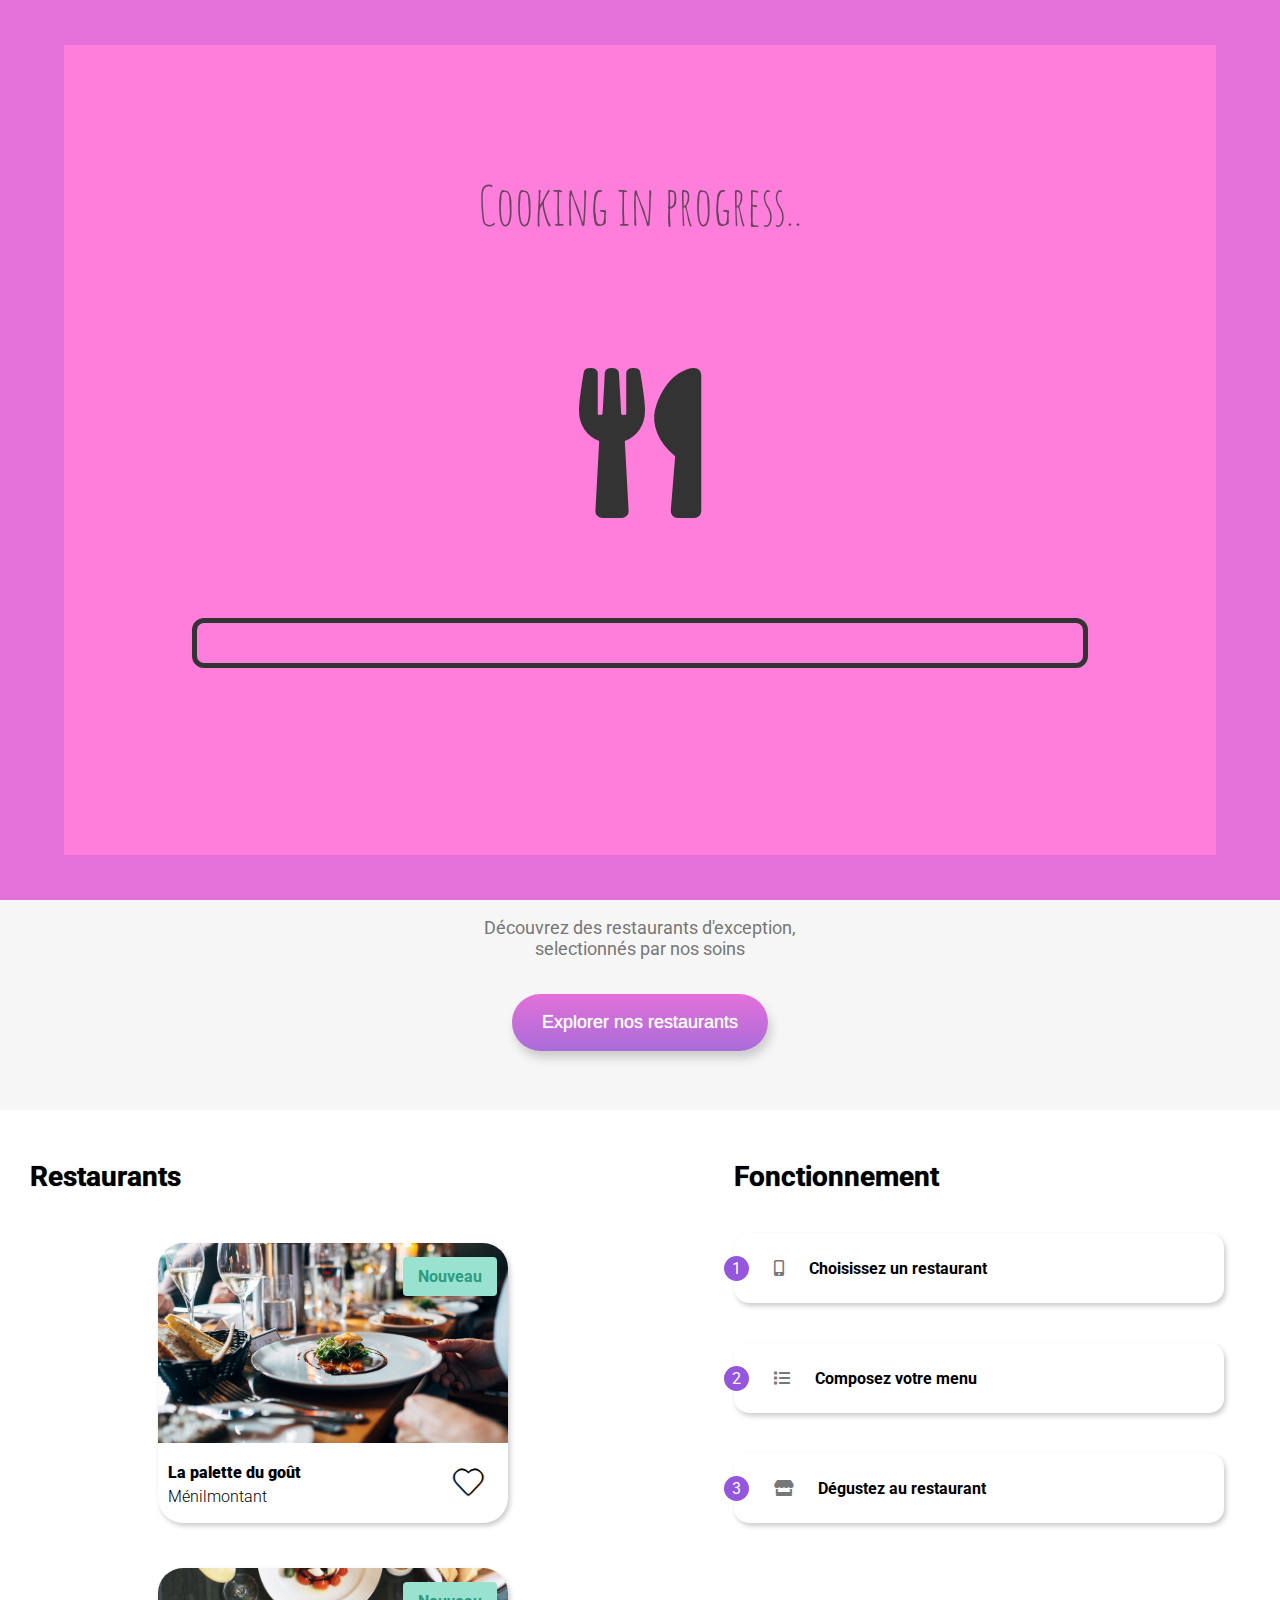
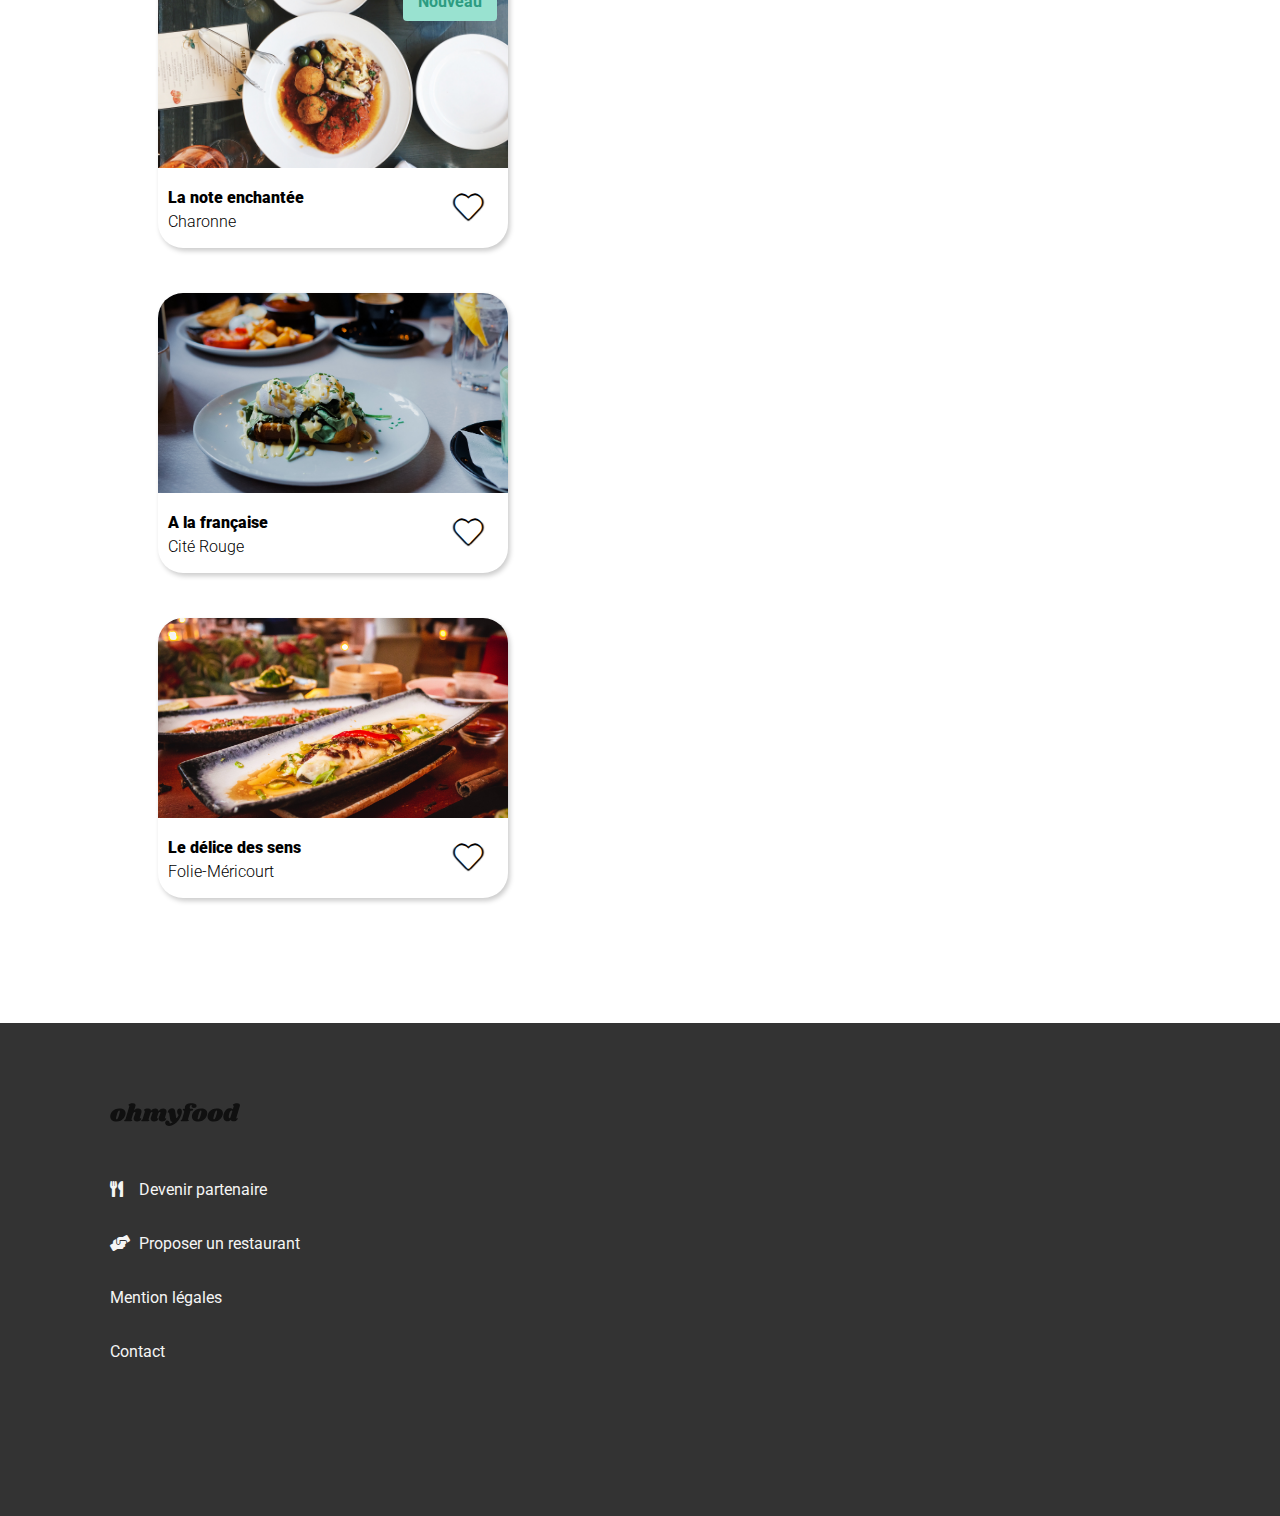
<file: index.html>
<!DOCTYPE html>
<html lang="fr">

<head>
    <meta charset="UTF-8">
    <meta http-equiv="X-UA-Compatible" content="IE=edge">
    <meta name="viewport" content="width=device-width, initial-scale=1.0">
    <meta name="description"
        content="Prototype site recherche restaurants gastronomique, repas réserver a l'avance pour ne pas attendre">
    <title>Ohmyfood</title>
    <!-- Favicon -->
    <link rel="icon" type="image/png" sizes="16x16" href="/assets/images/favicon-16x16.png">
    <meta name="msapplication-TileColor" content="#ffffff">
    <meta name="theme-color" content="#ffffff">
    <!-- css -->
    <link rel="stylesheet" href="assets/sass/style.css">
    <!-- fonts -->
    <!-- Shrikhand pour titre et logo / Roboto pour le reste -->
    <link rel="preconnect" href="https://fonts.googleapis.com">
    <link rel="preconnect" href="https://fonts.gstatic.com" crossorigin>
    <link
        href="https://fonts.googleapis.com/css2?family=Iceland&family=Karla:ital,wght@0,200;0,500;0,800;1,200;1,500;1,800&family=Poppins:wght@200;300;400;500;600;700;800;900&family=Roboto:ital,wght@0,100;0,300;0,400;0,500;0,700;0,900;1,100;1,300;1,400;1,500;1,700;1,900&family=Shrikhand&display=swap"
        rel="stylesheet">
    <!-- font-awesome -->
    <link rel="stylesheet" href="https://cdnjs.cloudflare.com/ajax/libs/font-awesome/5.15.1/css/all.min.css" />
</head>

<body>
    <header>
        <nav>
            <div class="logo"><img src="assets/images/logo/ohmyfood.png" alt="logo ohmyfood"></div>
        </nav>
    </header>

    <main>

        <!-- Loader chargement de la page  -->

        <div class="loader">
            <div class="contain-loader">
                <h2 id="loader">Cooking in progress..</h2>
                <div id="cooking">
                    <div class="couverts"><i class="fas fa-utensils animated"></i></div>
                    <div class="container-progress-bar">
                        <div class="loading-bar">
                            <div class="progress-bar"></div>
                        </div>
                    </div>
                </div>
            </div>
        </div>


        <!-- div de presentation de ohmyfood seulement en desktop -->
        <div class="presentation">
            <div class="paralaxe">
                <p> Avec <span class="span-logo"> Ohmyfood </span> commandez vos repas en ligne.</p>
                <p> Composez votre propre menu et réduisez votre temps d’attente aux restaurants. </p>
                <p> votre menu est préparé à l’avance.</p>
                <p> <span> Plus de perte de temps à consulter la carte ! </span></p>
            </div>
        </div>
        <!-- fin div  -->


        <!-- Section reservez menu  -->
        <section class="reservez">
            <div class="search-bar">
                <label for="search"><i class="fas fa-map-marker-alt"></i></label>
                <input type="search" id="search" placeholder="" value="Paris, Belleville">
            </div>
            <div class="title-reservez">
                <h1>Réservez le menu qui vous convient</h1>
                <p class="subtitle">Découvrez des restaurants d'exception, <br>
                    selectionnés par nos soins</p>
            </div>
            <!-- Bouton explorer  -->
            <div class="button-explorer">
                <button id="main-button-action"> Explorer nos restaurants</button>
            </div>
        </section>


        <!-- Div regroupant les sections fontionnement et restaurant pour la mise en page desktop et tablette -->
        <div class="container-section-desktop">
            <!-- Partie fonctionnement  -->
            <section class="fonctionnement">

                <h2>Fonctionnement</h2>

                <div class="etape">
                    <div class="numero">1</div>
                    <div class="etape-icon"><i class="fas fa-mobile-alt"></i></div>
                    <div class="etape-titre">
                        <p>Choisissez un restaurant</p>
                    </div>
                </div>
                <div class="etape">
                    <div class="numero">2</div>
                    <div class="etape-icon"><i class="fas fa-list"></i></div>
                    <div class="etape-titre">
                        <p>Composez votre menu</p>
                    </div>
                </div>
                <div class="etape">
                    <div class="numero">3</div>
                    <div class="etape-icon"><i class="fas fa-store"></i></div>
                    <div class="etape-titre">
                        <p>Dégustez au restaurant</p>
                    </div>
                </div>
            </section>

            <!-- Partie restaurants  -->
            <section class="restaurants" id="restaurants">
                <h2>Restaurants</h2>

                <div class="card new-card">
                    <div class="image-container">
                        <a href="restaurant-la-palette-du-gout.html">
                            <img src="assets/images/restaurants/jay-wennington-N_Y88TWmGwA-unsplash.jpg"
                                alt="image restaurant">
                        </a>
                        <span class="new">Nouveau</span>
                    </div>
                    <div class="card-content">
                        <a href="restaurant-la-palette-du-gout.html">
                            <div class="card-content-text">
                                <h3>La palette du goût</h3>
                                <p>Ménilmontant</p>
                            </div>
                        </a>
                        <div class="card-content-like">
                            <button><i class="fas fa-heart fa-2x"></i></button>
                        </div>
                    </div>
                </div>

                <div class="card new-card">
                    <div class="image-container">
                        <a href="restaurant-la-note-enchantée.html">
                            <img src="assets/images/restaurants/stil-u2Lp8tXIcjw-unsplash.jpg" alt="image restaurant">
                        </a>
                        <span class="new">Nouveau</span>
                    </div>
                    <div class="card-content">
                        <a href="restaurant-la-note-enchantée.html">
                            <div class="card-content-text">
                                <h3>La note enchantée</h3>
                                <p>Charonne</p>
                            </div>
                        </a>
                        <div class="card-content-like">
                            <button><i class="fas fa-heart fa-2x"></i></button>
                        </div>
                    </div>
                </div>

                <div class="card">
                    <div class="image-container">
                        <a href="restaurant-a-la-francaise.html">
                            <img src="assets/images/restaurants/toa-heftiba-DQKerTsQwi0-unsplash.jpg"
                                alt="image restaurant">
                        </a>
                    </div>
                    <div class="card-content">
                        <a href="restaurant-a-la-francaise.html">
                            <div class="card-content-text">
                                <h3>A la française</h3>
                                <p>Cité Rouge</p>
                            </div>
                        </a>
                        <div class="card-content-like">
                            <button><i class="fas fa-heart fa-2x"></i></button>
                        </div>
                    </div>
                </div>

                <div class="card">
                    <div class="image-container">
                        <a href="restaurant-le-delice-des-sens.html">
                            <img src="assets/images/restaurants/louis-hansel-shotsoflouis-qNBGVyOCY8Q-unsplash.jpg"
                                alt="image restaurant">
                        </a>
                    </div>
                    <div class="card-content">
                        <a href="restaurant-le-delice-des-sens.html">
                            <div class="card-content-text">
                                <h3>Le délice des sens</h3>
                                <p>Folie-Méricourt</p>
                            </div>
                        </a>
                        <div class="card-content-like">
                            <button><i class="fas fa-heart fa-2x"></i></button>
                        </div>
                    </div>
                </div>

            </section>

        </div>

        <!-- Footer  -->
        <footer>
            <img src="assets/images/logo/ohmyfood@2x.svg" alt="logo ohmyfood">
            <ul>
                <li><a href="#"><span><i class="fas fa-utensils"></i></span> Devenir partenaire</a></li>
                <li><a href="#"><span><i class="fas fa-hands-helping"></i></span> Proposer un restaurant</a></li>
                <li><a href="#">Mention légales</a></li>
                <li><a href="mailto:email@sampe.com?">Contact</a></li>
            </ul>
        </footer>

    </main>
</body>

</html>
</file>
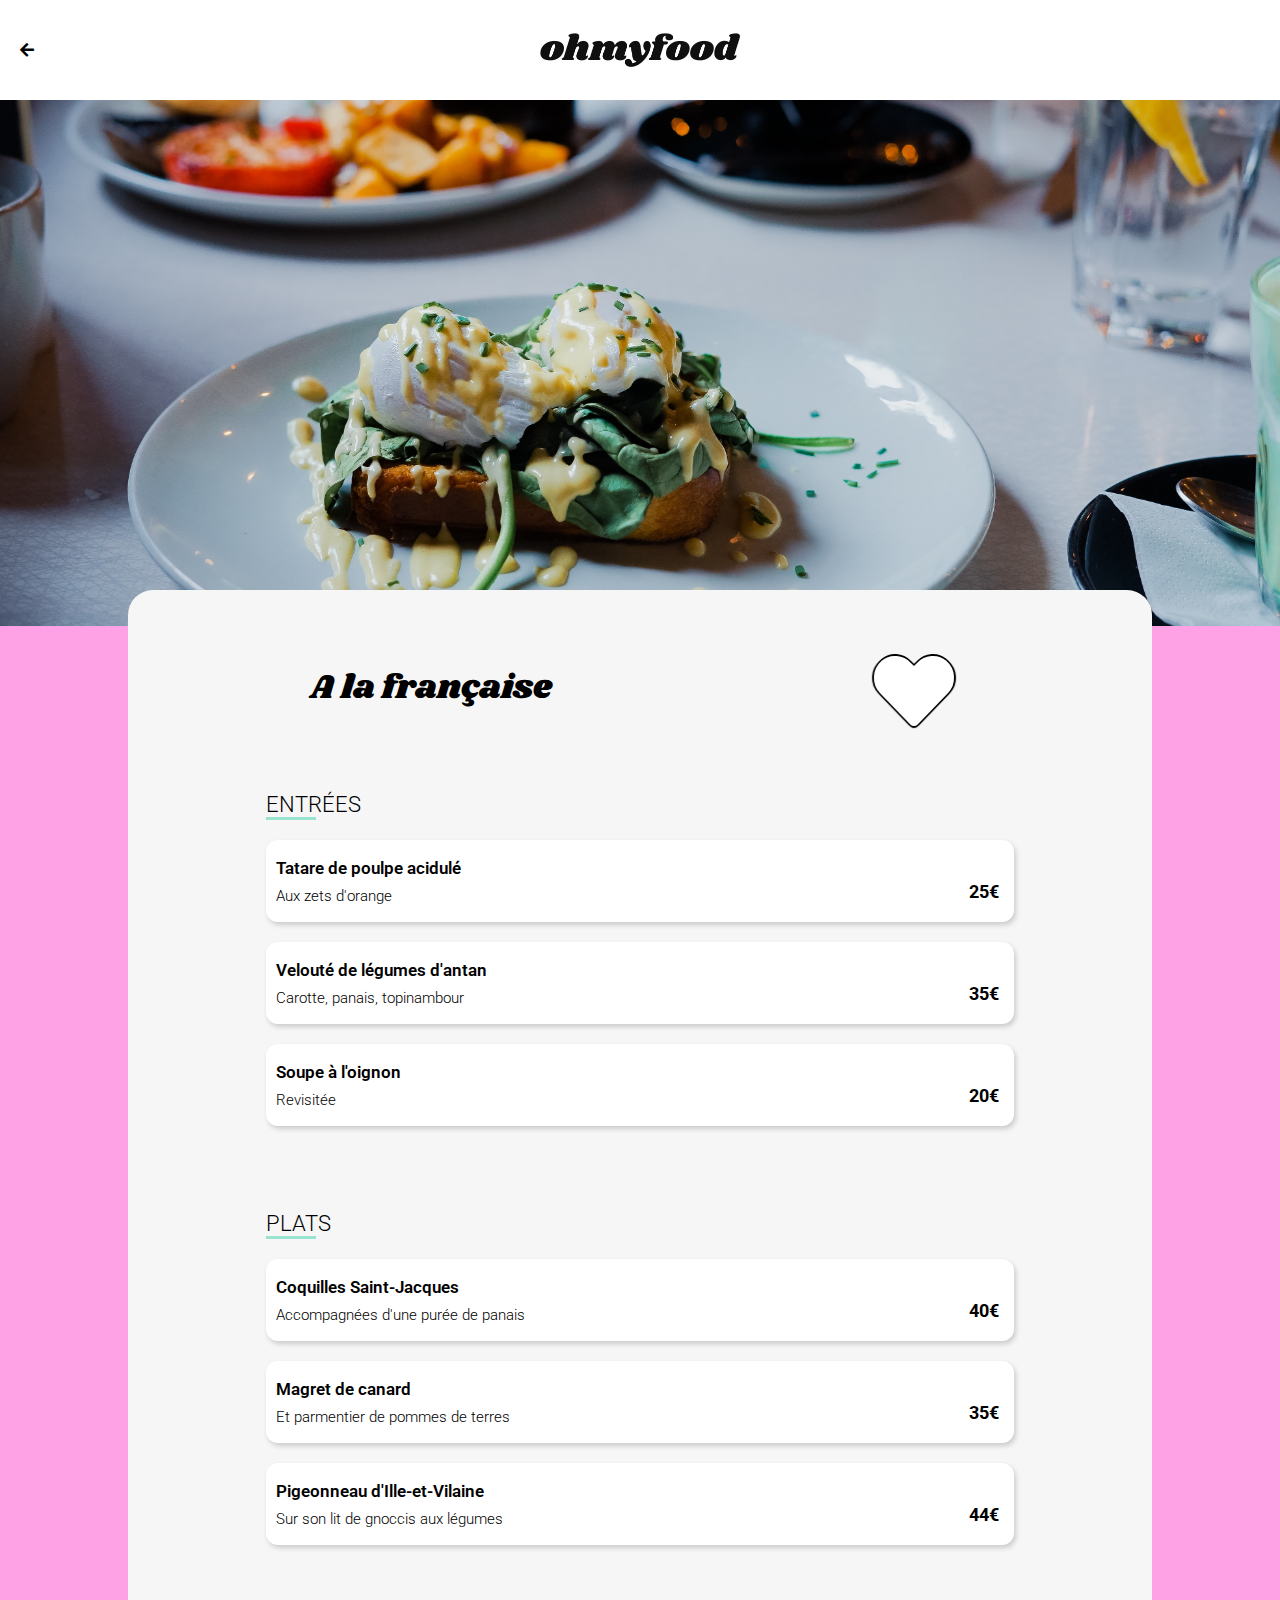
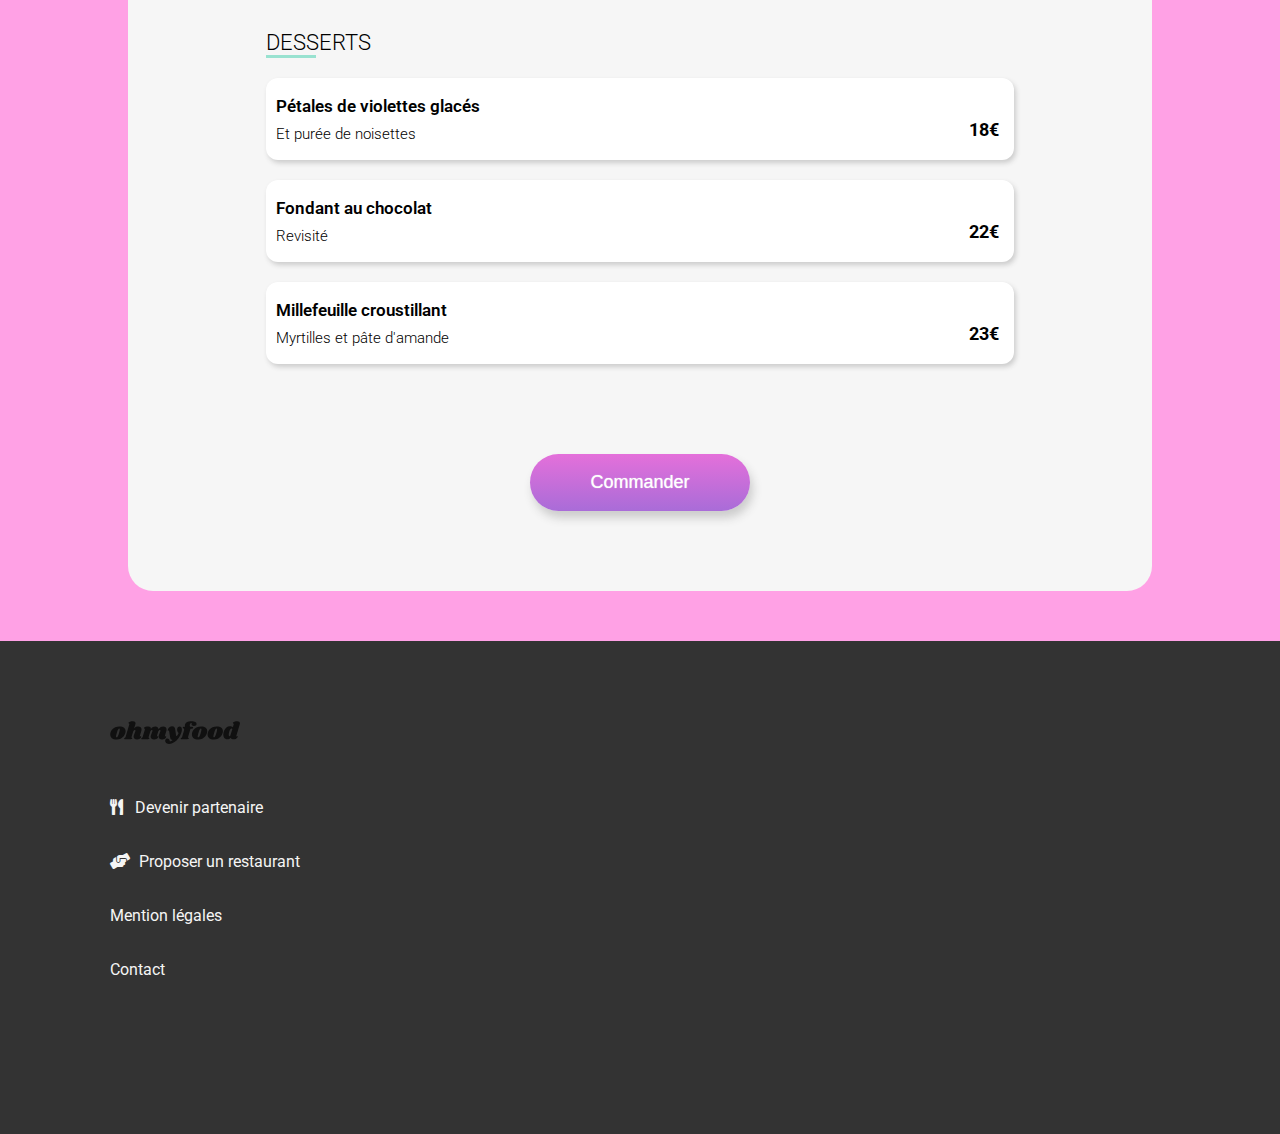
<file: restaurant-a-la-francaise.html>
<!DOCTYPE html>
<html lang="fr">

<head>
    <meta charset="UTF-8">
    <meta http-equiv="X-UA-Compatible" content="IE=edge">
    <meta name="viewport" content="width=device-width, initial-scale=1.0">
    <meta name="description"
        content="Prototype site recherche restaurants gastronomique, repas réserver a l'avance pour ne pas attendre">
    <title>Ohmyfood A la française</title>
    <!-- Favicon -->
    <link rel="icon" type="image/png" sizes="16x16" href="/assets/images/favicon-16x16.png">
    <meta name="msapplication-TileColor" content="#ffffff">
    <meta name="theme-color" content="#ffffff">
    <!-- css -->
    <link rel="stylesheet" href="assets/sass/style.css">
    <link rel="stylesheet" href="assets/sass/restaurants.css">
    <!-- fonts -->
    <!-- Shrikhand pour titre et logo / Roboto pour le reste -->
    <link rel="preconnect" href="https://fonts.googleapis.com">
    <link rel="preconnect" href="https://fonts.gstatic.com" crossorigin>
    <link
        href="https://fonts.googleapis.com/css2?family=Iceland&family=Karla:ital,wght@0,200;0,500;0,800;1,200;1,500;1,800&family=Poppins:wght@200;300;400;500;600;700;800;900&family=Roboto:ital,wght@0,100;0,300;0,400;0,500;0,700;0,900;1,100;1,300;1,400;1,500;1,700;1,900&family=Shrikhand&display=swap"
        rel="stylesheet">
    <!-- font-awesome -->
    <link rel="stylesheet" href="https://cdnjs.cloudflare.com/ajax/libs/font-awesome/5.15.1/css/all.min.css" />
</head>

<body>
    <header>
        <nav>
            <div class="back-accueil"><a href="index.html"><i class="fas fa-arrow-left"></i></a></div>
            <div class="logo"><img src="assets/images/logo/ohmyfood.png" alt="logo ohmyfood"></div>
            <div class="ghost"></div>
        </nav>
    </header>

    <main>

        <div class="main-img"> <img class="img-main"
                src="assets/images/restaurants/toa-heftiba-DQKerTsQwi0-unsplash.jpg" alt="image restaurant"> </div>
        <div class="container-restaurant-card background-francaise">
            <div class="restaurant-card">

                <!-- Partie titre et bouton like  -->
                <div class="title-restaurant-card">
                    <h2>A la française</h2>
                    <div class="card-content-like">
                        <button><i class="fas fa-heart fa-2x"></i></button>
                    </div>
                </div>

                <!-- Patrie menu  -->
                <section>
                    <h3 class="section-titre">ENTRÉES</h3>
                    <div class="underline-titre"></div>

                    <div class="div-button">
                        <div class="card-restaurant-content">
                            <div class="card-restaurant-content-text">
                                <h3>Tatare de poulpe acidulé</h3>
                                <p>Aux zets d'orange</p>
                            </div>
                            <div class="price">
                                25€
                            </div>
                            <div class="valid"><i class="fas fa-check-circle fa-2x"></i></div>
                        </div>
                    </div>
                    <div class="div-button">
                        <div class="card-restaurant-content">
                            <div class="card-restaurant-content-text">
                                <h3>Velouté de légumes d'antan</h3>
                                <p>Carotte, panais, topinambour</p>
                            </div>
                            <div class="price">
                                35€
                            </div>
                            <div class="valid"><i class="fas fa-check-circle fa-2x"></i></div>
                        </div>
                    </div>
                    <div class="div-button">
                        <div class="card-restaurant-content">
                            <div class="card-restaurant-content-text">
                                <h3>Soupe à l'oignon</h3>
                                <p>Revisitée</p>
                            </div>
                            <div class="price">
                                20€
                            </div>
                            <div class="valid"><i class="fas fa-check-circle fa-2x"></i></div>
                        </div>
                    </div>

                </section>

                <section>
                    <h3 class="section-titre">PLATS</h3>
                    <div class="underline-titre"></div>

                    <div class="div-button">
                        <div class="card-restaurant-content">
                            <div class="card-restaurant-content-text">
                                <h3>Coquilles Saint-Jacques</h3>
                                <p>Accompagnées d'une purée de panais</p>
                            </div>
                            <div class="price">
                                40€
                            </div>
                            <div class="valid"><i class="fas fa-check-circle fa-2x"></i></div>
                        </div>
                    </div>
                    <div class="div-button">
                        <div class="card-restaurant-content">
                            <div class="card-restaurant-content-text">
                                <h3>Magret de canard</h3>
                                <p>Et parmentier de pommes de terres</p>
                            </div>
                            <div class="price">
                                35€
                            </div>
                            <div class="valid"><i class="fas fa-check-circle fa-2x"></i></div>
                        </div>
                    </div>
                    <div class="div-button">
                        <div class="card-restaurant-content">
                            <div class="card-restaurant-content-text">
                                <h3>Pigeonneau d'Ille-et-Vilaine</h3>
                                <p>Sur son lit de gnoccis aux légumes</p>
                            </div>
                            <div class="price">
                                44€
                            </div>
                            <div class="valid"><i class="fas fa-check-circle fa-2x"></i></div>
                        </div>
                    </div>

                </section>

                <section>
                    <h3 class="section-titre">DESSERTS</h3>
                    <div class="underline-titre"></div>

                    <div class="div-button">
                        <div class="card-restaurant-content">
                            <div class="card-restaurant-content-text">
                                <h3>Pétales de violettes glacés</h3>
                                <p>Et purée de noisettes</p>
                            </div>
                            <div class="price">
                                18€
                            </div>
                            <div class="valid"><i class="fas fa-check-circle fa-2x"></i></div>
                        </div>
                    </div>
                    <div class="div-button">
                        <div class="card-restaurant-content">
                            <div class="card-restaurant-content-text">
                                <h3>Fondant au chocolat</h3>
                                <p>Revisité</p>
                            </div>
                            <div class="price">
                                22€
                            </div>
                            <div class="valid"><i class="fas fa-check-circle fa-2x"></i></div>
                        </div>
                    </div>
                    <div class="div-button">
                        <div class="card-restaurant-content">
                            <div class="card-restaurant-content-text">
                                <h3>Millefeuille croustillant</h3>
                                <p>Myrtilles et pâte d'amande</p>
                            </div>
                            <div class="price">
                                23€
                            </div>
                            <div class="valid"><i class="fas fa-check-circle fa-2x"></i></div>
                        </div>
                    </div>

                </section>

                <div class="button-commander">
                    <button> Commander</button>
                </div>

            </div>
        </div>


        <footer>
            <img src="assets/images/logo/ohmyfood@2x.svg" alt="logo ohmyfood">
            <ul>
                <li><a href="#"><span><i class="fas fa-utensils"></i></span>Devenir partenaire</a></li>
                <li><a href="#"><span><i class="fas fa-hands-helping"></i></span> Proposer un restaurant</a></li>
                <li><a href="#">Mention légales</a></li>
                <li><a href="mailto:email@sampe.com?">Contact</a></li>
            </ul>
        </footer>
    </main>
</body>

</html>
</file>
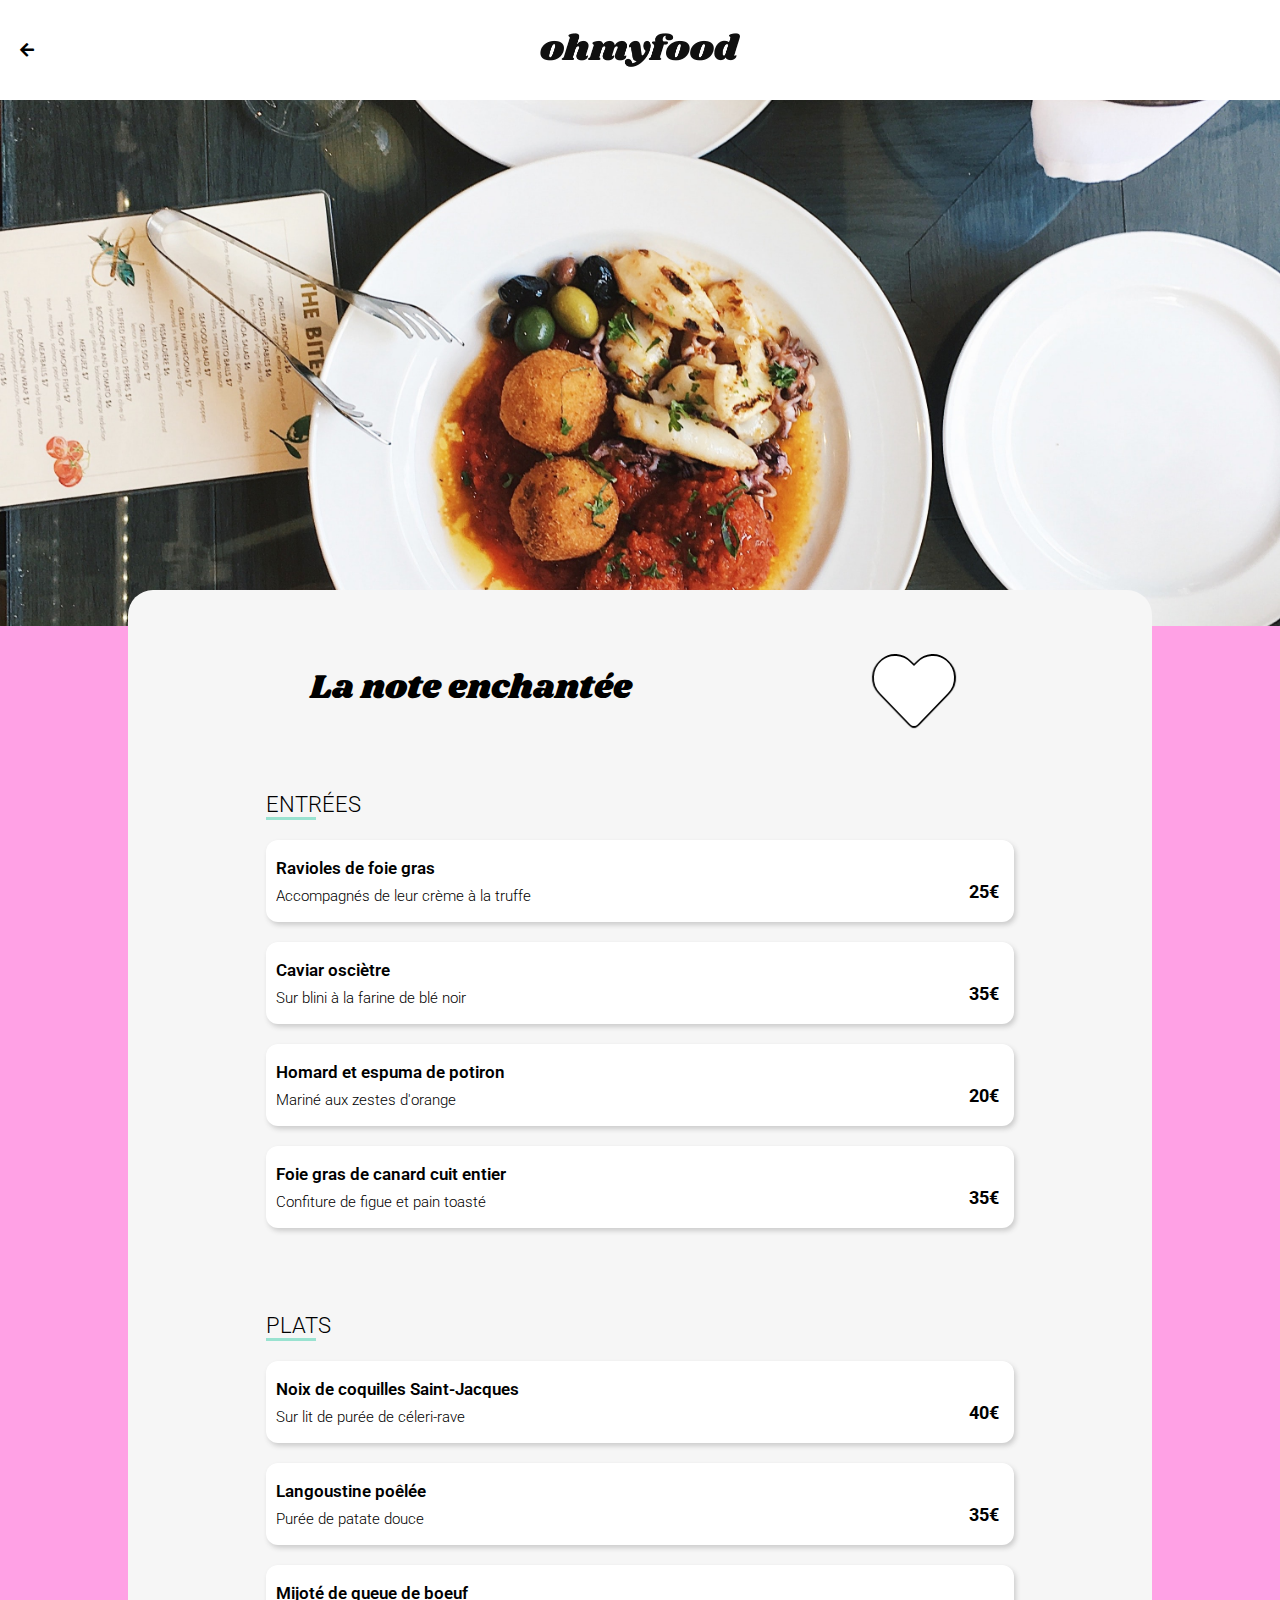
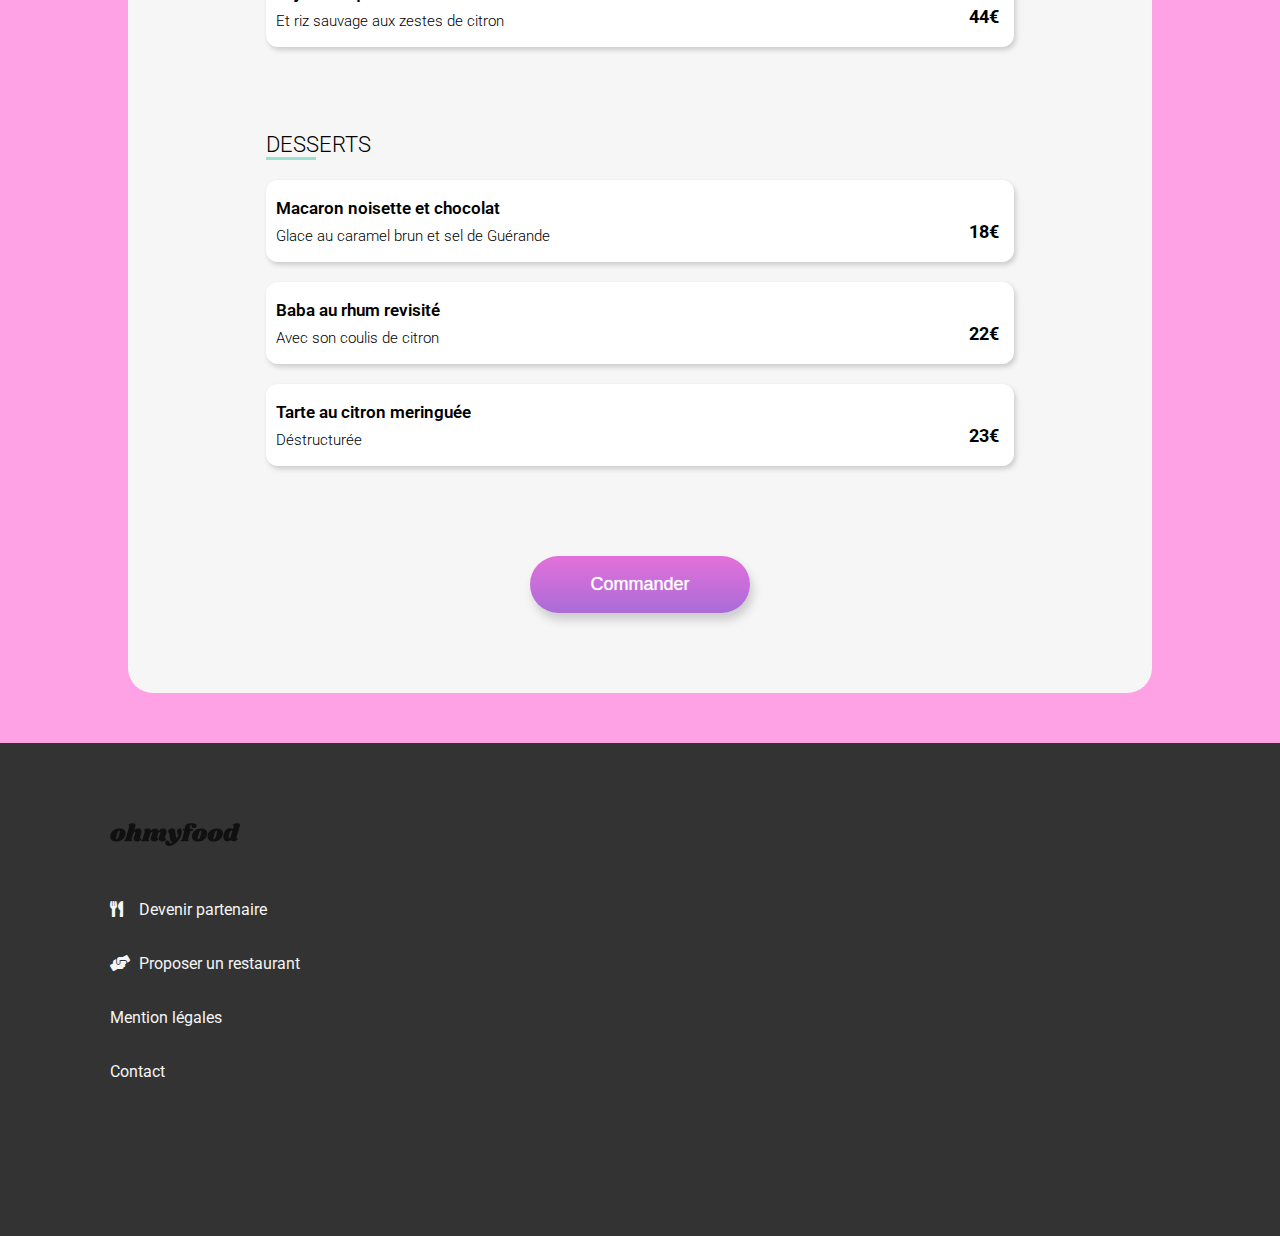
<file: restaurant-la-note-enchantée.html>
<!DOCTYPE html>
<html lang="fr">

<head>
    <meta charset="UTF-8">
    <meta http-equiv="X-UA-Compatible" content="IE=edge">
    <meta name="viewport" content="width=device-width, initial-scale=1.0">
    <meta name="description"
        content="Prototype site recherche restaurants gastronomique, repas réserver a l'avance pour ne pas attendre">
    <title>Ohmyfood La note enchantée</title>
    <!-- Favicon -->
    <link rel="icon" type="image/png" sizes="16x16" href="/assets/images/favicon-16x16.png">
    <meta name="msapplication-TileColor" content="#ffffff">
    <meta name="theme-color" content="#ffffff">
    <!-- css -->
    <link rel="stylesheet" href="assets/sass/style.css">
    <link rel="stylesheet" href="assets/sass/restaurants.css">
    <!-- fonts -->
    <!-- Shrikhand pour titre et logo / Roboto pour le reste -->
    <link rel="preconnect" href="https://fonts.googleapis.com">
    <link rel="preconnect" href="https://fonts.gstatic.com" crossorigin>
    <link
        href="https://fonts.googleapis.com/css2?family=Iceland&family=Karla:ital,wght@0,200;0,500;0,800;1,200;1,500;1,800&family=Poppins:wght@200;300;400;500;600;700;800;900&family=Roboto:ital,wght@0,100;0,300;0,400;0,500;0,700;0,900;1,100;1,300;1,400;1,500;1,700;1,900&family=Shrikhand&display=swap"
        rel="stylesheet">
    <!-- font-awesome -->
    <link rel="stylesheet" href="https://cdnjs.cloudflare.com/ajax/libs/font-awesome/5.15.1/css/all.min.css" />
</head>

<body>
    <header>
        <nav>
            <div class="back-accueil"><a href="index.html"><i class="fas fa-arrow-left"></i></a></div>
            <div class="logo"><img src="assets/images/logo/ohmyfood.png" alt="logo ohmyfood"></div>
            <div class="ghost"></div>
        </nav>
    </header>
    <main>
        <div class="main-img"><img class="img-main" src="assets/images/restaurants/stil-u2Lp8tXIcjw-unsplash.jpg"
                alt="image restaurant"> </div>

        <div class="container-restaurant-card background-note">
            <div class="restaurant-card">

                <!-- Partie titre et bouton like  -->
                <div class="title-restaurant-card">
                    <h2>La note enchantée</h2>
                    <div class="card-content-like">
                        <button><i class="fas fa-heart fa-2x"></i></button>
                    </div>
                </div>

                <!-- Patrie menu  -->
                <section>
                    <h3 class="section-titre">ENTRÉES</h3>
                    <div class="underline-titre"></div>

                    <div class="div-button">
                        <div class="card-restaurant-content">
                            <div class="card-restaurant-content-text">
                                <h3>Ravioles de foie gras</h3>
                                <p>Accompagnés de leur crème à la truffe</p>
                            </div>
                            <div class="price">
                                25€
                            </div>
                            <div class="valid"><i class="fas fa-check-circle fa-2x"></i></div>
                        </div>
                    </div>
                    <div class="div-button">
                        <div class="card-restaurant-content">
                            <div class="card-restaurant-content-text">
                                <h3>Caviar osciètre</h3>
                                <p>Sur blini à la farine de blé noir</p>
                            </div>
                            <div class="price">
                                35€
                            </div>
                            <div class="valid"><i class="fas fa-check-circle fa-2x"></i></div>
                        </div>
                    </div>
                    <div class="div-button">
                        <div class="card-restaurant-content">
                            <div class="card-restaurant-content-text">
                                <h3>Homard et espuma de potiron</h3>
                                <p>Mariné aux zestes d'orange</p>
                            </div>
                            <div class="price">
                                20€
                            </div>
                            <div class="valid"><i class="fas fa-check-circle fa-2x"></i></div>
                        </div>
                    </div>
                    <div class="div-button">
                        <div class="card-restaurant-content">
                            <div class="card-restaurant-content-text">
                                <h3>Foie gras de canard cuit entier</h3>
                                <p>Confiture de figue et pain toasté</p>
                            </div>
                            <div class="price">
                                35€
                            </div>
                            <div class="valid"><i class="fas fa-check-circle fa-2x"></i></div>
                        </div>
                    </div>

                </section>

                <section>
                    <h3 class="section-titre">PLATS</h3>
                    <div class="underline-titre"></div>

                    <div class="div-button">
                        <div class="card-restaurant-content">
                            <div class="card-restaurant-content-text">
                                <h3>Noix de coquilles Saint-Jacques</h3>
                                <p>Sur lit de purée de céleri-rave</p>
                            </div>
                            <div class="price">
                                40€
                            </div>
                            <div class="valid"><i class="fas fa-check-circle fa-2x"></i></div>
                        </div>
                    </div>
                    <div class="div-button">
                        <div class="card-restaurant-content">
                            <div class="card-restaurant-content-text">
                                <h3>Langoustine poêlée</h3>
                                <p>Purée de patate douce</p>
                            </div>
                            <div class="price">
                                35€
                            </div>
                            <div class="valid"><i class="fas fa-check-circle fa-2x"></i></div>
                        </div>
                    </div>
                    <div class="div-button">
                        <div class="card-restaurant-content">
                            <div class="card-restaurant-content-text">
                                <h3>Mijoté de queue de boeuf</h3>
                                <p>Et riz sauvage aux zestes de citron</p>
                            </div>
                            <div class="price">
                                44€
                            </div>
                            <div class="valid"><i class="fas fa-check-circle fa-2x"></i></div>
                        </div>
                    </div>

                </section>

                <section>
                    <h3 class="section-titre">DESSERTS</h3>
                    <div class="underline-titre"></div>

                    <div class="div-button">
                        <div class="card-restaurant-content">
                            <div class="card-restaurant-content-text">
                                <h3>Macaron noisette et chocolat</h3>
                                <p>Glace au caramel brun et sel de Guérande</p>
                            </div>
                            <div class="price">
                                18€
                            </div>
                            <div class="valid"><i class="fas fa-check-circle fa-2x"></i></div>
                        </div>
                    </div>
                    <div class="div-button">
                        <div class="card-restaurant-content">
                            <div class="card-restaurant-content-text">
                                <h3>Baba au rhum revisité</h3>
                                <p>Avec son coulis de citron</p>
                            </div>
                            <div class="price">
                                22€
                            </div>
                            <div class="valid"><i class="fas fa-check-circle fa-2x"></i></div>
                        </div>
                    </div>
                    <div class="div-button">
                        <div class="card-restaurant-content">
                            <div class="card-restaurant-content-text">
                                <h3>Tarte au citron meringuée</h3>
                                <p>Déstructurée</p>
                            </div>
                            <div class="price">
                                23€
                            </div>
                            <div class="valid"><i class="fas fa-check-circle fa-2x"></i></div>
                        </div>
                    </div>


                </section>

                <div class="button-commander">
                    <button> Commander</button>
                </div>
            </div>

        </div>


        <footer>
            <img src="assets/images/logo/ohmyfood@2x.svg" alt="logo ohmyfood">
            <ul>
                <li><a href="#"><span><i class="fas fa-utensils"></i></span> Devenir partenaire</a></li>
                <li><a href="#"><span><i class="fas fa-hands-helping"></i></span> Proposer un restaurant</a></li>
                <li><a href="#">Mention légales</a></li>
                <li><a href="mailto:email@sampe.com?">Contact</a></li>
            </ul>
        </footer>
    </main>
</body>

</html>
</file>
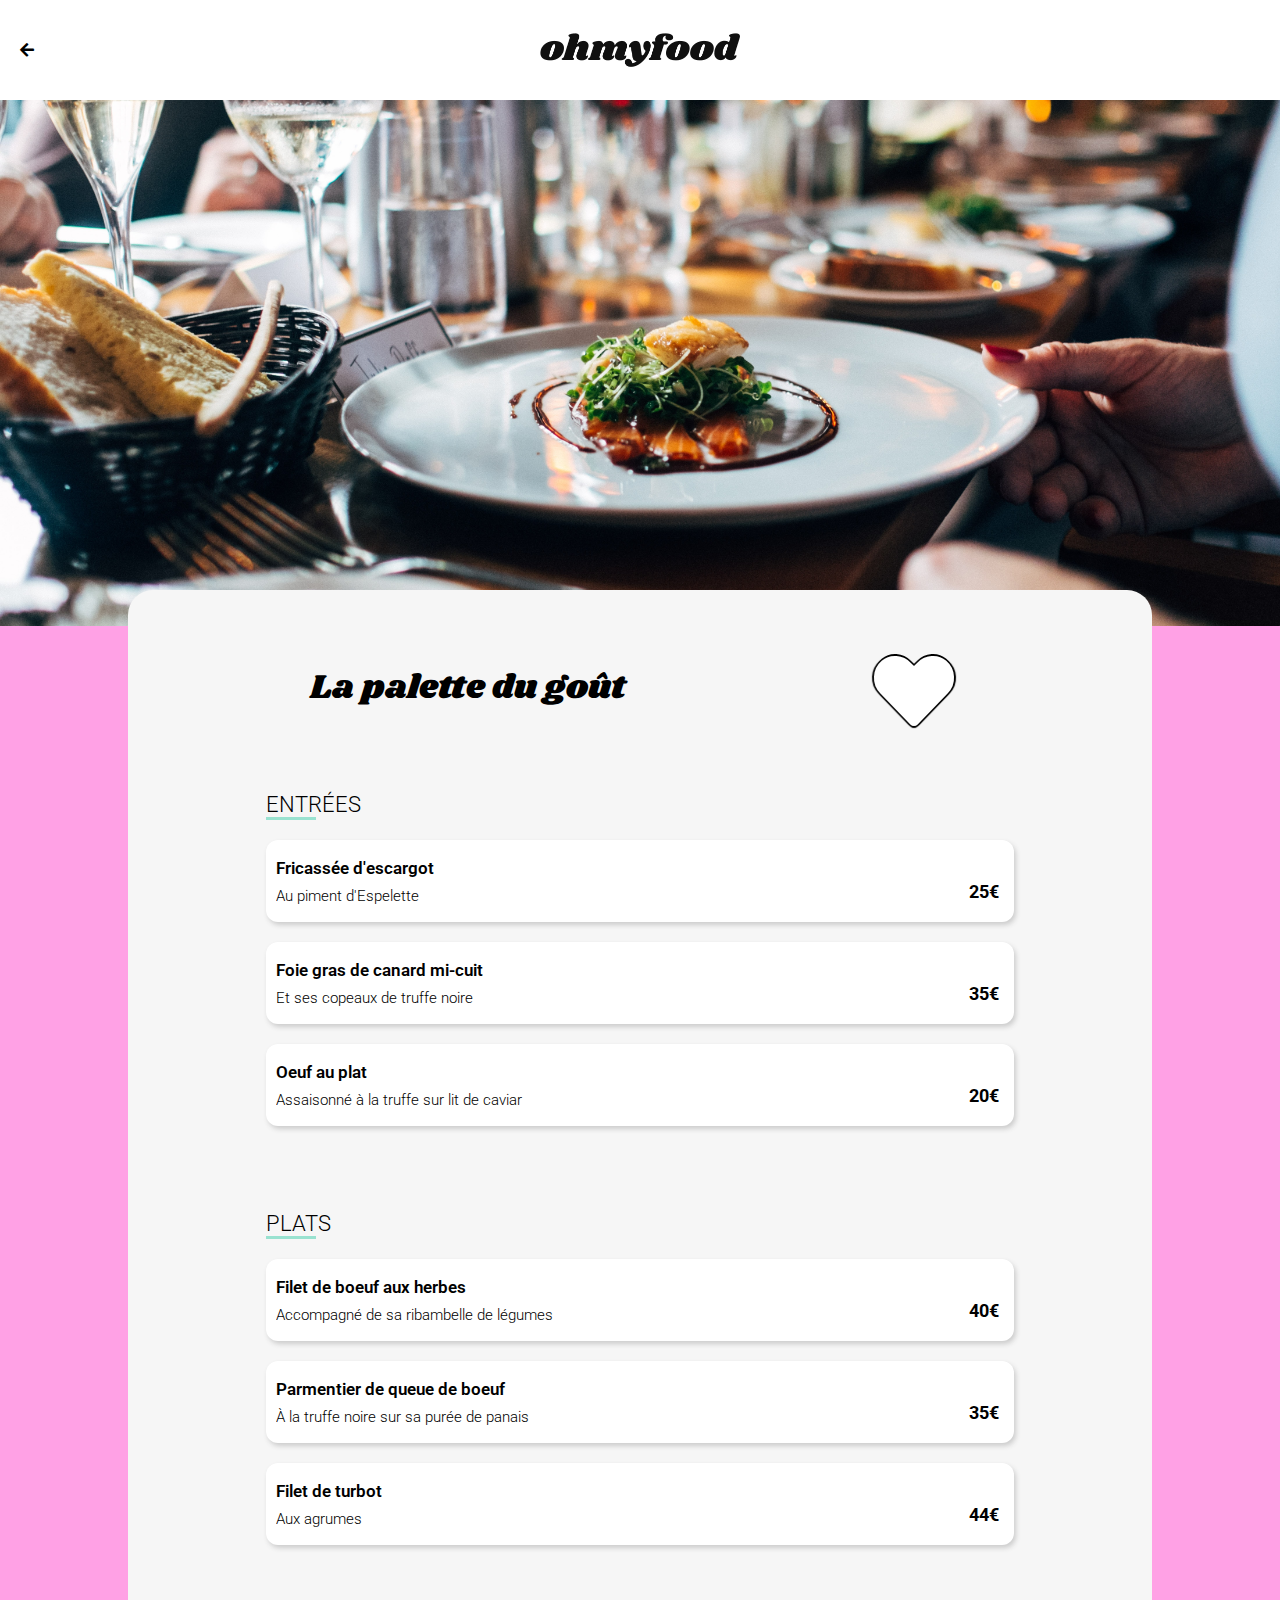
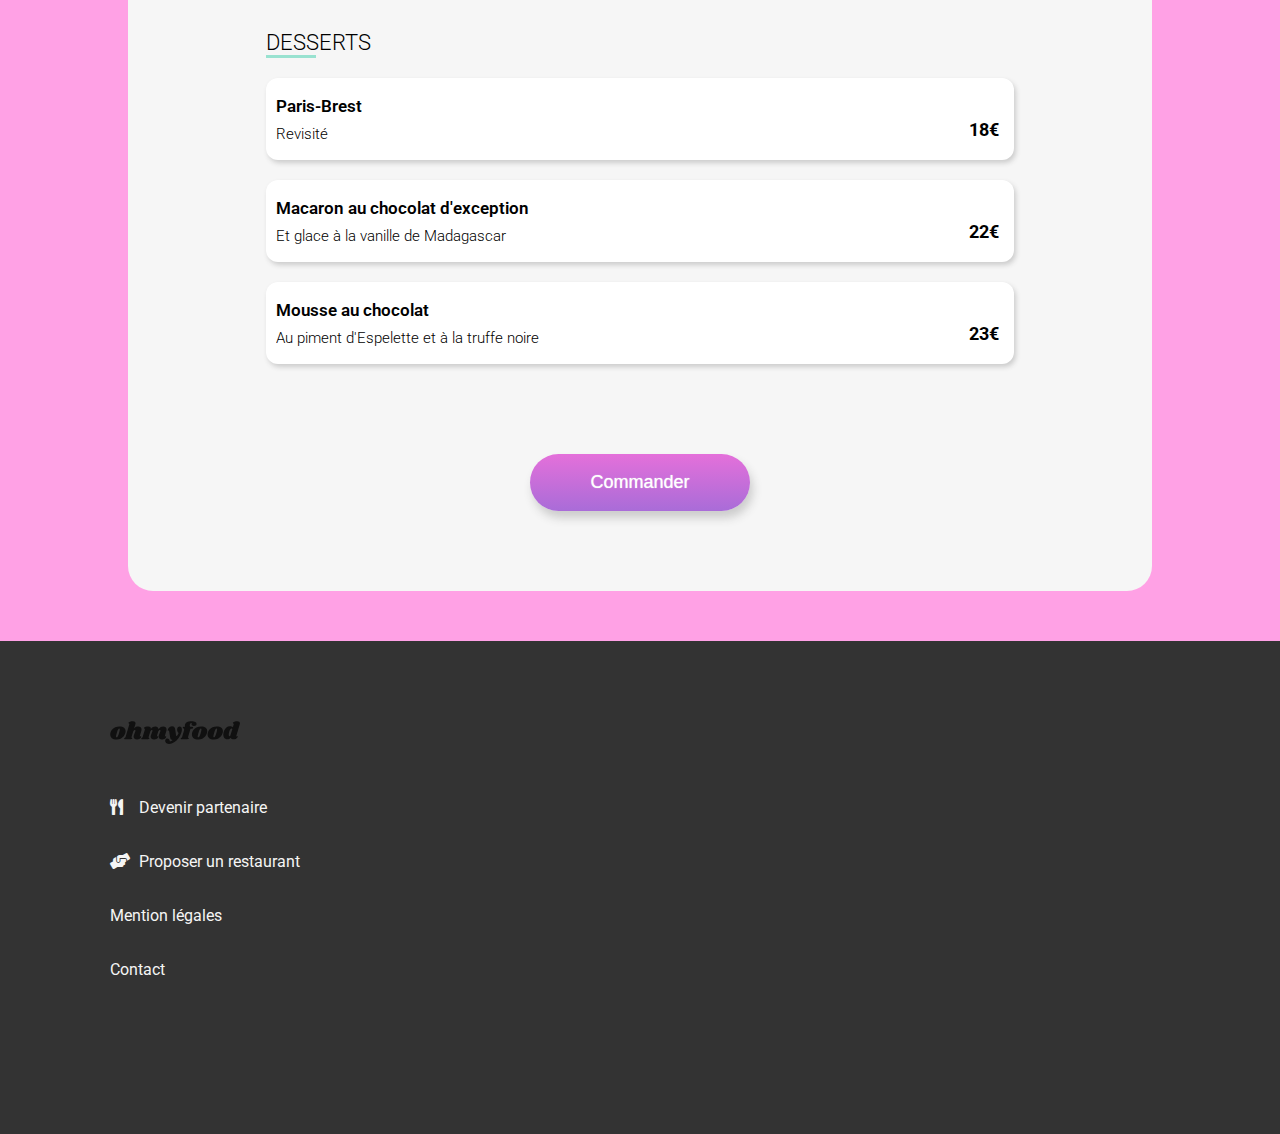
<file: restaurant-la-palette-du-gout.html>
<!DOCTYPE html>
<html lang="fr">

<head>
    <meta charset="UTF-8">
    <meta http-equiv="X-UA-Compatible" content="IE=edge">
    <meta name="viewport" content="width=device-width, initial-scale=1.0">
    <meta name="description"
        content="Prototype site recherche restaurants gastronomique, repas réserver a l'avance pour ne pas attendre">
    <title>Ohmyfood La palette du goût</title>
    <!-- Favicon -->
    <link rel="icon" type="image/png" sizes="16x16" href="/assets/images/favicon-16x16.png">
    <meta name="msapplication-TileColor" content="#ffffff">
    <meta name="theme-color" content="#ffffff">
    <!-- css -->
    <link rel="stylesheet" href="assets/sass/style.css">
    <link rel="stylesheet" href="assets/sass/restaurants.css">
    <!-- fonts -->
    <!-- Shrikhand pour titre et logo / Roboto pour le reste -->
    <link rel="preconnect" href="https://fonts.googleapis.com">
    <link rel="preconnect" href="https://fonts.gstatic.com" crossorigin>
    <link
        href="https://fonts.googleapis.com/css2?family=Iceland&family=Karla:ital,wght@0,200;0,500;0,800;1,200;1,500;1,800&family=Poppins:wght@200;300;400;500;600;700;800;900&family=Roboto:ital,wght@0,100;0,300;0,400;0,500;0,700;0,900;1,100;1,300;1,400;1,500;1,700;1,900&family=Shrikhand&display=swap"
        rel="stylesheet">
    <!-- font-awesome -->
    <link rel="stylesheet" href="https://cdnjs.cloudflare.com/ajax/libs/font-awesome/5.15.1/css/all.min.css" />
</head>

<body>
    <header>
        <nav>
            <div class="back-accueil"><a href="index.html"><i class="fas fa-arrow-left"></i></a></div>
            <div class="logo"><img src="assets/images/logo/ohmyfood.png" alt="logo ohmyfood"></div>
            <div class="ghost"></div>
        </nav>
    </header>

    <main>
        <div class="main-img"> <img class="img-main"
                src="assets/images/restaurants/jay-wennington-N_Y88TWmGwA-unsplash.jpg" alt="image restaurant"> </div>
        <div class="container-restaurant-card background-palette">
            <div class="restaurant-card">

                <!-- Partie titre et bouton like  -->
                <div class="title-restaurant-card">
                    <h2>La palette du goût</h2>
                    <div class="card-content-like">
                        <button><i class="fas fa-heart fa-2x"></i></button>
                    </div>
                </div>

                <!-- Patrie menu  -->
                <section>
                    <h3 class="section-titre">ENTRÉES</h3>
                    <div class="underline-titre"></div>

                    <div class="div-button">
                        <div class="card-restaurant-content">
                            <div class="card-restaurant-content-text">
                                <h3>Fricassée d'escargot</h3>
                                <p>Au piment d'Espelette</p>
                            </div>
                            <div class="price">
                                25€
                            </div>
                            <div class="valid"><i class="fas fa-check-circle fa-2x"></i></div>
                        </div>
                    </div>
                    <div class="div-button">
                        <div class="card-restaurant-content">
                            <div class="card-restaurant-content-text">
                                <h3>Foie gras de canard mi-cuit</h3>
                                <p>Et ses copeaux de truffe noire</p>
                            </div>
                            <div class="price">
                                35€
                            </div>
                            <div class="valid"><i class="fas fa-check-circle fa-2x"></i></div>
                        </div>
                    </div>
                    <div class="div-button">
                        <div class="card-restaurant-content">
                            <div class="card-restaurant-content-text">
                                <h3>Oeuf au plat</h3>
                                <p>Assaisonné à la truffe sur lit de caviar</p>
                            </div>
                            <div class="price">
                                20€
                            </div>
                            <div class="valid"><i class="fas fa-check-circle fa-2x"></i></div>
                        </div>
                    </div>

                </section>

                <section>
                    <h3 class="section-titre">PLATS</h3>
                    <div class="underline-titre"></div>

                    <div class="div-button">
                        <div class="card-restaurant-content">
                            <div class="card-restaurant-content-text">
                                <h3>Filet de boeuf aux herbes</h3>
                                <p>Accompagné de sa ribambelle de légumes</p>
                            </div>
                            <div class="price">
                                40€
                            </div>
                            <div class="valid"><i class="fas fa-check-circle fa-2x"></i></div>
                        </div>
                    </div>
                    <div class="div-button">
                        <div class="card-restaurant-content">
                            <div class="card-restaurant-content-text">
                                <h3>Parmentier de queue de boeuf</h3>
                                <p>À la truffe noire sur sa purée de panais</p>
                            </div>
                            <div class="price">
                                35€
                            </div>
                            <div class="valid"><i class="fas fa-check-circle fa-2x"></i></div>
                        </div>
                    </div>
                    <div class="div-button">
                        <div class="card-restaurant-content">
                            <div class="card-restaurant-content-text">
                                <h3>Filet de turbot</h3>
                                <p>Aux agrumes</p>
                            </div>
                            <div class="price">
                                44€
                            </div>
                            <div class="valid"><i class="fas fa-check-circle fa-2x"></i></div>
                        </div>
                    </div>

                </section>

                <section>
                    <h3 class="section-titre">DESSERTS</h3>
                    <div class="underline-titre"></div>

                    <div class="div-button">
                        <div class="card-restaurant-content">
                            <div class="card-restaurant-content-text">
                                <h3>Paris-Brest</h3>
                                <p>Revisité</p>
                            </div>
                            <div class="price">
                                18€
                            </div>
                            <div class="valid"><i class="fas fa-check-circle fa-2x"></i></div>
                        </div>
                    </div>
                    <div class="div-button">
                        <div class="card-restaurant-content">
                            <div class="card-restaurant-content-text">
                                <h3>Macaron au chocolat d'exception</h3>
                                <p>Et glace à la vanille de Madagascar</p>
                            </div>
                            <div class="price">
                                22€
                            </div>
                            <div class="valid"><i class="fas fa-check-circle fa-2x"></i></div>
                        </div>
                    </div>
                    <div class="div-button">
                        <div class="card-restaurant-content">
                            <div class="card-restaurant-content-text">
                                <h3>Mousse au chocolat </h3>
                                <p>Au piment d'Espelette et à la truffe noire</p>
                            </div>
                            <div class="price">
                                23€
                            </div>
                            <div class="valid"><i class="fas fa-check-circle fa-2x"></i></div>
                        </div>
                    </div>

                </section>

                <div class="button-commander">
                    <button> Commander</button>
                </div>

            </div>
        </div>


        <footer>
            <img src="assets/images/logo/ohmyfood@2x.svg" alt="logo ohmyfood">
            <ul>
                <li><a href="#"><span><i class="fas fa-utensils"></i></span> Devenir partenaire</a></li>
                <li><a href="#"><span><i class="fas fa-hands-helping"></i></span> Proposer un restaurant</a></li>
                <li><a href="#">Mention légales</a></li>
                <li><a href="mailto:email@sampe.com?">Contact</a></li>
            </ul>
        </footer>
    </main>
</body>

</html>
</file>
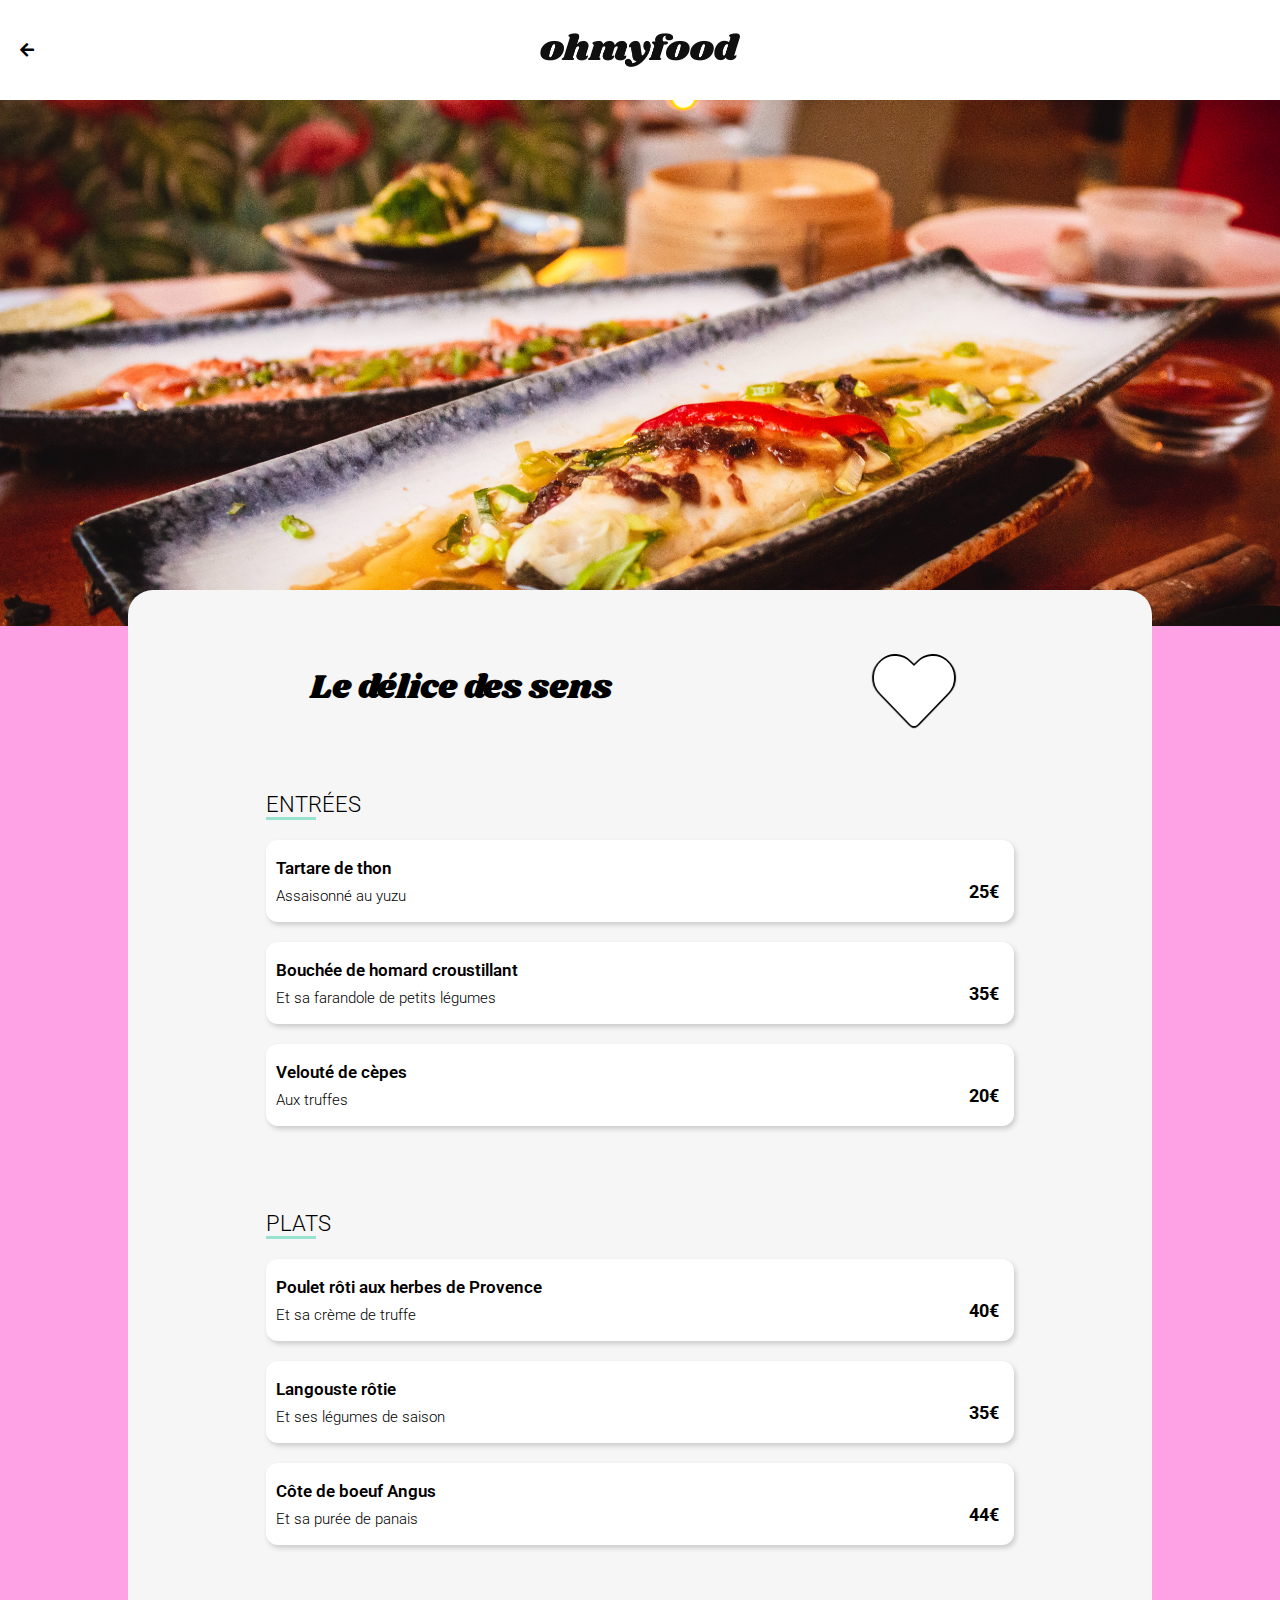
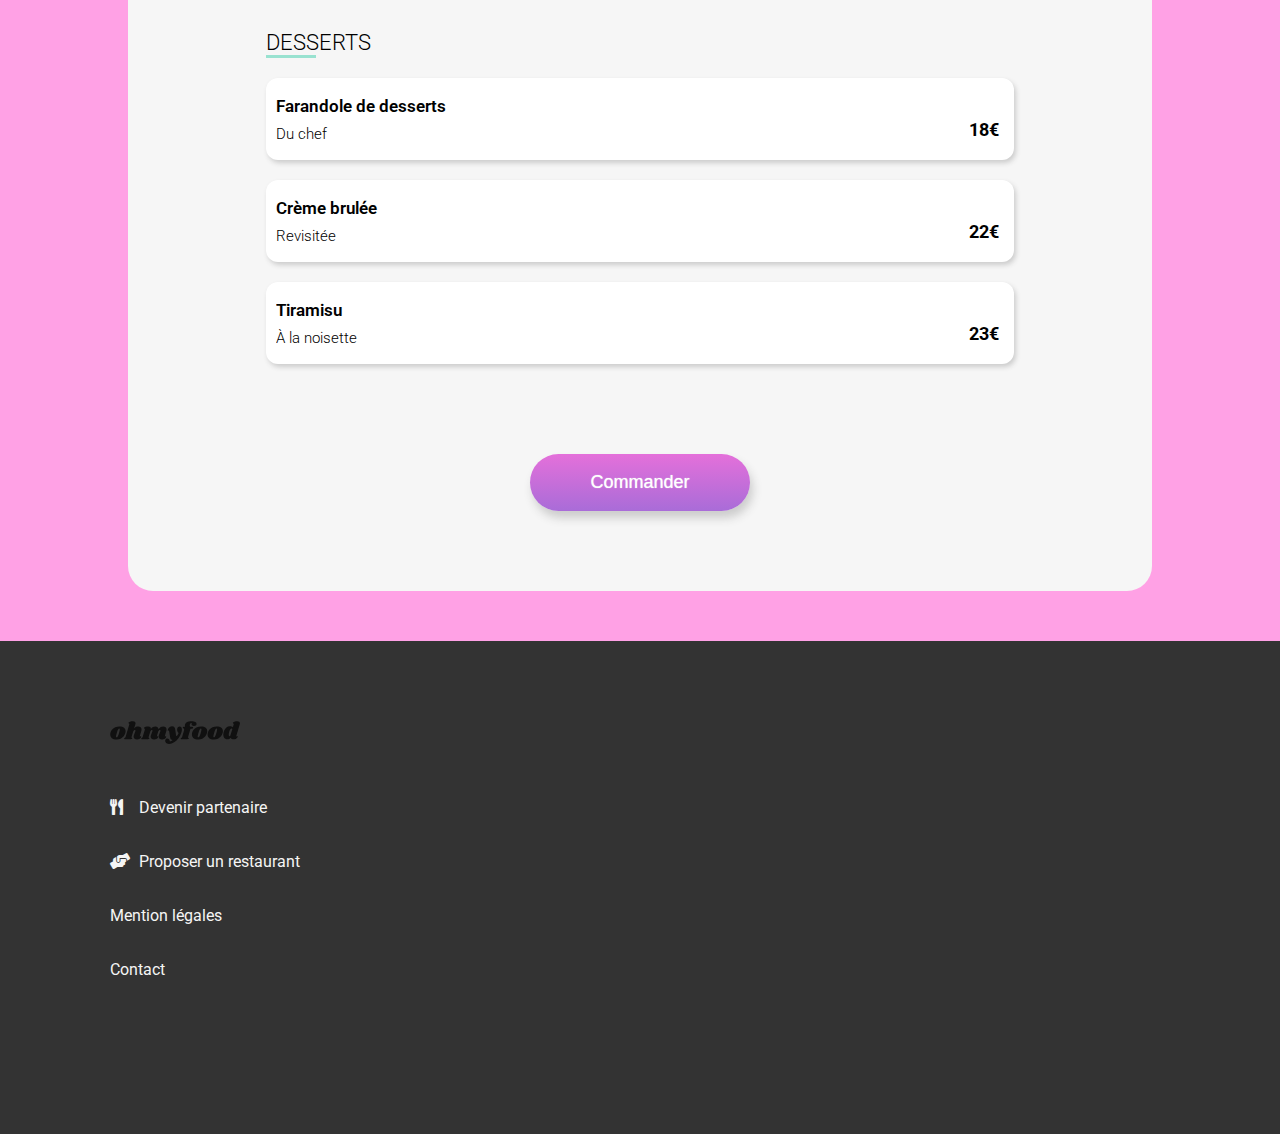
<file: restaurant-le-delice-des-sens.html>
<!DOCTYPE html>
<html lang="fr">

<head>
    <meta charset="UTF-8">
    <meta http-equiv="X-UA-Compatible" content="IE=edge">
    <meta name="viewport" content="width=device-width, initial-scale=1.0">
    <meta name="description"
        content="Prototype site recherche restaurants gastronomique, repas réserver a l'avance pour ne pas attendre">
    <title>Ohmyfood Le délice des sens</title>
    <!-- Favicon -->
    <link rel="icon" type="image/png" sizes="16x16" href="/assets/images/favicon-16x16.png">
    <meta name="msapplication-TileColor" content="#ffffff">
    <meta name="theme-color" content="#ffffff">
    <!-- css -->
    <link rel="stylesheet" href="assets/sass/style.css">
    <link rel="stylesheet" href="assets/sass/restaurants.css">
    <!-- fonts -->
    <!-- Shrikhand pour titre et logo / Roboto pour le reste -->
    <link rel="preconnect" href="https://fonts.googleapis.com">
    <link rel="preconnect" href="https://fonts.gstatic.com" crossorigin>
    <link
        href="https://fonts.googleapis.com/css2?family=Iceland&family=Karla:ital,wght@0,200;0,500;0,800;1,200;1,500;1,800&family=Poppins:wght@200;300;400;500;600;700;800;900&family=Roboto:ital,wght@0,100;0,300;0,400;0,500;0,700;0,900;1,100;1,300;1,400;1,500;1,700;1,900&family=Shrikhand&display=swap"
        rel="stylesheet">
    <!-- font-awesome -->
    <link rel="stylesheet" href="https://cdnjs.cloudflare.com/ajax/libs/font-awesome/5.15.1/css/all.min.css" />
</head>

<body>
    <header>
        <nav>
            <div class="back-accueil"><a href="index.html"><i class="fas fa-arrow-left"></i></a></div>
            <div class="logo"><img src="assets/images/logo/ohmyfood.png" alt="logo ohmyfood"></div>
            <div class="ghost"></div>
        </nav>
    </header>

    <main>
        <div class="main-img"> <img class="img-main"
                src="assets/images/restaurants/louis-hansel-shotsoflouis-qNBGVyOCY8Q-unsplash.jpg"
                alt="image restaurant">
        </div>
        <div class="container-restaurant-card background-delice">
            <div class="restaurant-card">

                <!-- Partie titre et bouton like  -->
                <div class="title-restaurant-card">
                    <h2>Le délice des sens</h2>
                    <div class="card-content-like">
                        <button><i class="fas fa-heart fa-2x"></i></button>
                    </div>
                </div>

                <!-- Patrie menu  -->
                <section>
                    <h3 class="section-titre">ENTRÉES</h3>
                    <div class="underline-titre"></div>

                    <div class="div-button">
                        <div class="card-restaurant-content">
                            <div class="card-restaurant-content-text">
                                <h3>Tartare de thon</h3>
                                <p>Assaisonné au yuzu</p>
                            </div>
                            <div class="price">
                                25€
                            </div>
                            <div class="valid"><i class="fas fa-check-circle fa-2x"></i></div>
                        </div>
                    </div>
                    <div class="div-button">
                        <div class="card-restaurant-content">
                            <div class="card-restaurant-content-text">
                                <h3>Bouchée de homard croustillant</h3>
                                <p>Et sa farandole de petits légumes</p>
                            </div>
                            <div class="price">
                                35€
                            </div>
                            <div class="valid"><i class="fas fa-check-circle fa-2x"></i></div>
                        </div>
                    </div>
                    <div class="div-button">
                        <div class="card-restaurant-content">
                            <div class="card-restaurant-content-text">
                                <h3>Velouté de cèpes</h3>
                                <p>Aux truffes</p>
                            </div>
                            <div class="price">
                                20€
                            </div>
                            <div class="valid"><i class="fas fa-check-circle fa-2x"></i></div>
                        </div>
                    </div>

                </section>

                <section>
                    <h3 class="section-titre">PLATS</h3>
                    <div class="underline-titre"></div>

                    <div class="div-button">
                        <div class="card-restaurant-content">
                            <div class="card-restaurant-content-text">
                                <h3>Poulet rôti aux herbes de Provence</h3>
                                <p>Et sa crème de truffe</p>
                            </div>
                            <div class="price">
                                40€
                            </div>
                            <div class="valid"><i class="fas fa-check-circle fa-2x"></i></div>
                        </div>
                    </div>
                    <div class="div-button">
                        <div class="card-restaurant-content">
                            <div class="card-restaurant-content-text">
                                <h3>Langouste rôtie</h3>
                                <p>Et ses légumes de saison</p>
                            </div>
                            <div class="price">
                                35€
                            </div>
                            <div class="valid"><i class="fas fa-check-circle fa-2x"></i></div>
                        </div>
                    </div>
                    <div class="div-button">
                        <div class="card-restaurant-content">
                            <div class="card-restaurant-content-text">
                                <h3>Côte de boeuf Angus</h3>
                                <p>Et sa purée de panais</p>
                            </div>
                            <div class="price">
                                44€
                            </div>
                            <div class="valid"><i class="fas fa-check-circle fa-2x"></i></div>
                        </div>
                    </div>

                </section>

                <section>
                    <h3 class="section-titre">DESSERTS</h3>
                    <div class="underline-titre"></div>

                    <div class="div-button">
                        <div class="card-restaurant-content">
                            <div class="card-restaurant-content-text">
                                <h3>Farandole de desserts</h3>
                                <p>Du chef</p>
                            </div>
                            <div class="price">
                                18€
                            </div>
                            <div class="valid"><i class="fas fa-check-circle fa-2x"></i></div>
                        </div>
                    </div>
                    <div class="div-button">
                        <div class="card-restaurant-content">
                            <div class="card-restaurant-content-text">
                                <h3>Crème brulée</h3>
                                <p>Revisitée</p>
                            </div>
                            <div class="price">
                                22€
                            </div>
                            <div class="valid"><i class="fas fa-check-circle fa-2x"></i></div>
                        </div>
                    </div>
                    <div class="div-button">
                        <div class="card-restaurant-content">
                            <div class="card-restaurant-content-text">
                                <h3>Tiramisu</h3>
                                <p>À la noisette</p>
                            </div>
                            <div class="price">
                                23€
                            </div>
                            <div class="valid"><i class="fas fa-check-circle fa-2x"></i></div>
                        </div>
                    </div>

                </section>

                <div class="button-commander">
                    <button> Commander</button>
                </div>

            </div>
        </div>


        <footer>
            <img src="assets/images/logo/ohmyfood@2x.svg" alt="logo ohmyfood">
            <ul>
                <li><a href="#"><span><i class="fas fa-utensils"></i></span> Devenir partenaire</a></li>
                <li><a href="#"><span><i class="fas fa-hands-helping"></i></span> Proposer un restaurant</a></li>
                <li><a href="#">Mention légales</a></li>
                <li><a href="mailto:email@sampe.com?">Contact</a></li>
            </ul>
        </footer>
    </main>
</body>

</html>
</file>
<file: assets/sass/restaurants.css>
nav {
  display: -webkit-box;
  display: -ms-flexbox;
  display: flex;
  -webkit-box-pack: start;
      -ms-flex-pack: start;
          justify-content: start;
  -webkit-box-align: center;
      -ms-flex-align: center;
          align-items: center;
  width: 100%;
  height: 100px;
}

nav .back-accueil {
  height: 100px;
  width: 25%;
  display: -webkit-box;
  display: -ms-flexbox;
  display: flex;
  -webkit-box-pack: start;
      -ms-flex-pack: start;
          justify-content: start;
  -webkit-box-align: center;
      -ms-flex-align: center;
          align-items: center;
  padding-left: 20px;
}

nav .logo {
  height: 100px;
  display: -webkit-box;
  display: -ms-flexbox;
  display: flex;
  -webkit-box-pack: center;
      -ms-flex-pack: center;
          justify-content: center;
  -webkit-box-align: center;
      -ms-flex-align: center;
          align-items: center;
  width: 50%;
}

nav .logo img {
  width: 100%;
  max-width: 200px;
}

nav .ghost {
  width: 25%;
}

.main-img {
  height: 48vh;
  width: 100%;
  margin-bottom: -100px;
  overflow: hidden;
  -o-object-fit: cover;
     object-fit: cover;
}

.main-img .img-main {
  z-index: -1;
  width: 100%;
  height: 50vh;
  position: relative;
  -o-object-fit: cover;
     object-fit: cover;
  -o-object-position: center;
     object-position: center;
  top: -13%;
}

.container-restaurant-card {
  width: 100%;
  height: auto;
  background-position: top;
  background-repeat: no-repeat;
  background-size: contain;
  z-index: 1000;
}

.container-restaurant-card .restaurant-card {
  display: -webkit-box;
  display: -ms-flexbox;
  display: flex;
  -webkit-box-orient: vertical;
  -webkit-box-direction: normal;
      -ms-flex-direction: column;
          flex-direction: column;
  width: 100%;
  -webkit-box-align: center;
      -ms-flex-align: center;
          align-items: center;
  padding: 30px 10px;
  height: auto;
  background: #f6f6f6;
  border-radius: 50px 50px 0 0;
}

.container-restaurant-card .title-restaurant-card {
  display: -webkit-box;
  display: -ms-flexbox;
  display: flex;
  -webkit-box-pack: justify;
      -ms-flex-pack: justify;
          justify-content: space-between;
  -webkit-box-align: center;
      -ms-flex-align: center;
          align-items: center;
  width: 94%;
}

.container-restaurant-card .title-restaurant-card h2 {
  font-family: "Shrikhand", sans-serif;
  font-size: 32px;
  line-height: .9;
}

.container-restaurant-card .title-restaurant-card .card-content-like {
  display: -webkit-box;
  display: -ms-flexbox;
  display: flex;
  -webkit-box-pack: center;
      -ms-flex-pack: center;
          justify-content: center;
  -webkit-box-align: center;
      -ms-flex-align: center;
          align-items: center;
  padding-right: 15px;
  padding-bottom: 5px;
}

.container-restaurant-card .title-restaurant-card .card-content-like button {
  border: none;
  position: relative;
  background-color: #f6f6f6;
}

.container-restaurant-card .title-restaurant-card .card-content-like button .fa-heart {
  text-shadow: -2px 0px 1px #0f0f0f, 0 2px 1px black, 2px 0 1px #000, 0 -2px 0 black;
  color: #FFF;
  border-radius: 50%;
  padding: 1px;
}

.container-restaurant-card .title-restaurant-card .card-content-like button .fa-heart::before {
  content: "\f004";
  font-weight: bold;
  -webkit-transition: color .5s ease-out, text-shadow 1s ease-in-out;
  transition: color .5s ease-out, text-shadow 1s ease-in-out;
}

.container-restaurant-card .title-restaurant-card .card-content-like button .fa-heart:hover::before {
  color: #FF79DA;
  -webkit-transform: scale(1.1);
          transform: scale(1.1);
  -webkit-transition: .9s ease-in-out;
  transition: .9s ease-in-out;
  text-shadow: -2px 0px 1px #ff46cc, 0 2px 1px #ff46cc, 2px 0 1px #ff46cc, 0 -2px 0 #ff46cc;
  cursor: pointer;
}

.container-restaurant-card section {
  padding: 25px 10px;
  height: auto;
  width: 100%;
}

.container-restaurant-card section .section-titre {
  font-family: "Roboto", 'Lucida Sans', 'Lucida Sans Regular', 'Lucida Grande', 'Lucida Sans Unicode', Geneva, Verdana, sans-serif;
  font-size: 22px;
  font-weight: 300;
}

.container-restaurant-card section .underline-titre {
  width: 50px;
  height: 3px;
  background-color: #99E2D0;
}

.container-restaurant-card section .div-button {
  margin: 20px 0 10px 0;
  width: 100%;
  height: auto;
  padding-left: 10px;
  background: #fff;
  -webkit-box-shadow: 2px 3px 5px #ccc;
          box-shadow: 2px 3px 5px #ccc;
  border-radius: 12px;
  border: none;
  cursor: pointer;
  height: auto;
}

.container-restaurant-card section .div-button :active {
  -webkit-transition: all 200ms ease-in;
  transition: all 200ms ease-in;
}

.container-restaurant-card section .div-button :active .valid {
  width: 60px;
  -webkit-transition: all 200ms ease-in;
  transition: all 200ms ease-in;
}

.container-restaurant-card section .div-button :active .valid .fa-check-circle {
  -webkit-transform: rotate(1turn);
          transform: rotate(1turn);
}

.container-restaurant-card section .card-restaurant-content {
  width: 100%;
  height: 100%;
  display: -webkit-box;
  display: -ms-flexbox;
  display: flex;
  -webkit-box-pack: justify;
      -ms-flex-pack: justify;
          justify-content: space-between;
  -webkit-box-align: center;
      -ms-flex-align: center;
          align-items: center;
}

.container-restaurant-card section .card-restaurant-content .card-restaurant-content-text {
  display: -webkit-box;
  display: -ms-flexbox;
  display: flex;
  -webkit-box-orient: vertical;
  -webkit-box-direction: normal;
      -ms-flex-direction: column;
          flex-direction: column;
  padding-right: 0px;
  min-width: calc(100% - 100px);
  height: 100%;
}

.container-restaurant-card section .card-restaurant-content .card-restaurant-content-text h3 {
  font-size: 17px;
  font-weight: 600;
  padding-bottom: 9px;
  white-space: nowrap;
  text-overflow: ellipsis;
  overflow: hidden;
  text-align-last: left;
}

.container-restaurant-card section .card-restaurant-content .card-restaurant-content-text p {
  text-align: left;
  font-weight: 300;
  font-size: 15px;
  text-overflow: ellipsis;
  overflow: hidden;
  white-space: nowrap;
}

.container-restaurant-card section .card-restaurant-content .price {
  padding-top: 20px;
  padding-right: 15px;
  font-weight: bolder;
  font-size: 18px;
  text-align: left;
  margin-left: auto;
  text-align: right;
}

.container-restaurant-card section .valid {
  height: 100%;
  background: #99E2D0;
  color: white;
  width: 0;
  padding: 5px 0;
  overflow: hidden;
  -webkit-transition: width .3s;
  transition: width .3s;
  border-radius: 0 12px 12px 0;
}

.container-restaurant-card section .fa-check-circle {
  -webkit-transform: rotate(0);
          transform: rotate(0);
  -webkit-transition: -webkit-transform .5s;
  transition: -webkit-transform .5s;
  transition: transform .5s;
  transition: transform .5s, -webkit-transform .5s;
  padding: 20px 10px;
}

.button-commander {
  padding: 30px 0px;
  padding-bottom: 50px;
}

.button-commander button {
  color: white;
  text-shadow: 0 0 1px #f2f2f2;
  font-weight: 500;
  font-size: 18px;
  padding: 18px 60px;
  border: none;
  border-radius: 50px;
  background: #E470DA;
  background: -webkit-gradient(linear, left top, left bottom, from(#E470DA), to(#A96CD8));
  background: linear-gradient(to bottom, #E470DA 0%, #A96CD8 100%);
  -webkit-box-shadow: 3px 7px 10px #ccc;
          box-shadow: 3px 7px 10px #ccc;
  cursor: pointer;
}

.button-commander button:hover {
  -webkit-filter: brightness(110%);
          filter: brightness(110%);
  -webkit-box-shadow: 3px 9px 12px #aaa;
          box-shadow: 3px 9px 12px #aaa;
  -webkit-transition: -webkit-filter .2s ease, -webkit-box-shadow .7s ease;
  transition: -webkit-filter .2s ease, -webkit-box-shadow .7s ease;
  transition: filter .2s ease, box-shadow .7s ease;
  transition: filter .2s ease, box-shadow .7s ease, -webkit-filter .2s ease, -webkit-box-shadow .7s ease;
}

footer {
  margin-top: 0;
}

@media screen and (min-width: 992px) {
  main {
    background: rgba(255, 121, 218, 0.7);
    z-index: 1000;
    position: relative;
  }
  .main-img {
    height: 60vh;
    width: 100%;
    margin: auto;
    margin-bottom: -50px;
    padding-top: 50px;
    border-radius: 0px 0px 15px 15px;
  }
  .main-img .img-main {
    height: 60vh;
  }
  .fa-heart {
    margin-top: 10px;
    font-size: 5rem !important;
  }
  .container-restaurant-card {
    width: 80%;
    margin: 0px auto;
  }
  .container-restaurant-card .restaurant-card {
    padding: 30px 100px;
    border-radius: 25px 25px 25px 25px;
  }
  .container-restaurant-card .title-restaurant-card {
    padding-top: 20px;
    padding-bottom: 30px;
    width: 80%;
  }
  .container-restaurant-card .title-restaurant-card h2 {
    font-size: 34px;
  }
  .container-restaurant-card .valid {
    -webkit-transition: width .3s;
    transition: width .3s;
    padding: 20px 40px;
  }
  .container-restaurant-card .fa-check-circle {
    -webkit-transition: -webkit-transform .5s;
    transition: -webkit-transform .5s;
    transition: transform .5s;
    transition: transform .5s, -webkit-transform .5s;
    padding: 30px 20px;
  }
  section {
    padding: 35px 40px;
    margin-bottom: 25px;
    width: 80%;
    max-width: 60vw;
  }
  .container-restaurant-card section button {
    margin: 45px 0 10px 0;
    padding-left: 20px;
  }
  footer {
    margin-top: 50px;
  }
  .card-restaurant-content .card-restaurant-content-text {
    padding-right: 10px;
    width: 89%;
  }
}

@media screen and (min-width: 768px) and (max-width: 992px) {
  .container-restaurant-card {
    background-size: cover;
  }
  .container-restaurant-card .restaurant-card {
    display: -webkit-box;
    display: -ms-flexbox;
    display: flex;
    -webkit-box-orient: vertical;
    -webkit-box-direction: normal;
        -ms-flex-direction: column;
            flex-direction: column;
    width: 100%;
    -webkit-box-align: center;
        -ms-flex-align: center;
            align-items: center;
    padding: 30px 100px;
    height: auto;
    background: #f6f6f6;
    border-radius: 50px 50px 0 0;
  }
  .container-restaurant-card .title-restaurant-card {
    display: -webkit-box;
    display: -ms-flexbox;
    display: flex;
    -webkit-box-pack: justify;
        -ms-flex-pack: justify;
            justify-content: space-between;
    -webkit-box-align: center;
        -ms-flex-align: center;
            align-items: center;
    width: 100%;
    margin-bottom: 40px;
  }
  .container-restaurant-card .title-restaurant-card h2 {
    font-size: 34px;
  }
  .container-restaurant-card .valid {
    -webkit-transition: width .3s;
    transition: width .3s;
    padding: 10px 0;
  }
  .container-restaurant-card .fa-check-circle {
    -webkit-transition: -webkit-transform .5s;
    transition: -webkit-transform .5s;
    transition: transform .5s;
    transition: transform .5s, -webkit-transform .5s;
    padding: 30px 20px;
  }
  section {
    padding: 45px 40px;
    width: 80%;
  }
  .container-restaurant-card section button {
    padding-left: 30px;
  }
}
/*# sourceMappingURL=restaurants.css.map */
</file>
<file: assets/sass/style.css>
/*! minireset.css v0.0.6 | MIT License | github.com/jgthms/minireset.css */
@import url("https://fonts.googleapis.com/css?family=Amatic+SC");
html, body, p, ol, ul, li, dl, dt, dd, blockquote, figure, fieldset, legend, textarea, pre, iframe, hr, h1, h2, h3, h4, h5, h6 {
  margin: 0;
  padding: 0;
}

h1, h2, h3, h4, h5, h6 {
  font-size: 100%;
  font-weight: normal;
}

ul {
  list-style: none;
}

button, input, select {
  margin: 0;
}

html {
  -webkit-box-sizing: border-box;
          box-sizing: border-box;
}

*, *::before, *::after {
  -webkit-box-sizing: inherit;
          box-sizing: inherit;
}

img, video {
  height: auto;
  max-width: 100%;
}

iframe {
  border: 0;
}

table {
  border-collapse: collapse;
  border-spacing: 0;
}

td, th {
  padding: 0;
}

/* animation page accueil */
.loader {
  position: fixed;
  height: 100%;
  width: 100%;
  top: 0;
  left: 0;
  right: 0;
  bottom: 0;
  background-color: #E470DA;
  z-index: 99;
  display: -webkit-box;
  display: -ms-flexbox;
  display: flex;
  -webkit-box-pack: center;
      -ms-flex-pack: center;
          justify-content: center;
  -webkit-box-orient: vertical;
  -webkit-box-direction: normal;
      -ms-flex-direction: column;
          flex-direction: column;
  -webkit-box-align: center;
      -ms-flex-align: center;
          align-items: center;
  opacity: 1;
  -webkit-animation: loader-delay .2s ease-in-out 3.4s forwards;
          animation: loader-delay .2s ease-in-out 3.4s forwards;
}

@-webkit-keyframes loader-delay {
  from {
    height: 100%;
    top: 0;
  }
  to {
    height: 0%;
    top: 100%;
  }
}

@keyframes loader-delay {
  from {
    height: 100%;
    top: 0;
  }
  to {
    height: 0%;
    top: 100%;
  }
}

.contain-loader {
  background-color: #ff7edb;
  height: 90vh;
  width: 90vw;
  overflow: hidden;
}

#loader {
  position: relative;
  margin: 0 auto;
  top: 14vh;
  width: 80vw;
  text-align: center;
  font-family: 'Amatic SC';
  font-size: 6vh;
  color: #333;
  opacity: .75;
  -webkit-animation: pulse 2s 2 forwards;
          animation: pulse 2s 2 forwards;
}

#cooking {
  position: relative;
  left: 0;
  top: 20%;
  width: 100%;
  height: 60%;
  overflow: hidden;
  display: -webkit-box;
  display: -ms-flexbox;
  display: flex;
  -webkit-box-orient: vertical;
  -webkit-box-direction: normal;
      -ms-flex-direction: column;
          flex-direction: column;
  -webkit-box-pack: center;
      -ms-flex-pack: center;
          justify-content: center;
  -webkit-box-align: center;
      -ms-flex-align: center;
          align-items: center;
  background: transparent;
}

#cooking .couverts {
  width: auto;
  height: auto;
  text-align: center;
  margin-bottom: 100px;
}

#cooking .couverts .fas {
  -webkit-animation: ready 1s linear 2.5s forwards;
          animation: ready 1s linear 2.5s forwards;
  font-size: 150px;
  color: #333;
}

#cooking .container-progress-bar {
  border: 5px solid #333;
  width: 70vw;
  height: 50px;
  border-radius: 12px;
}

#cooking .container-progress-bar .loading-bar {
  width: 100%;
  height: 100%;
  background: #99E2D0;
  -webkit-transform: scaleX(0);
          transform: scaleX(0);
  -webkit-transform-origin: left;
          transform-origin: left;
  -webkit-animation: loading .5s 2.6s both;
          animation: loading .5s 2.6s both;
}

#cooking .container-progress-bar .loading-bar .progress-bar {
  width: 69vw;
  height: 46px;
  padding: 5px;
}

@-webkit-keyframes pulse {
  0% {
    -webkit-transform: scale(1, 1);
            transform: scale(1, 1);
    opacity: .25;
  }
  50% {
    -webkit-transform: scale(1.2, 1);
            transform: scale(1.2, 1);
    opacity: 1;
  }
  95% {
    -webkit-transform: scale(1, 1);
            transform: scale(1, 1);
    opacity: .25;
  }
  100% {
    -webkit-transform: scale(1, 1);
            transform: scale(1, 1);
    opacity: 0;
  }
}

@keyframes pulse {
  0% {
    -webkit-transform: scale(1, 1);
            transform: scale(1, 1);
    opacity: .25;
  }
  50% {
    -webkit-transform: scale(1.2, 1);
            transform: scale(1.2, 1);
    opacity: 1;
  }
  95% {
    -webkit-transform: scale(1, 1);
            transform: scale(1, 1);
    opacity: .25;
  }
  100% {
    -webkit-transform: scale(1, 1);
            transform: scale(1, 1);
    opacity: 0;
  }
}

@-webkit-keyframes loading {
  0% {
    -webkit-transform: scaleX(0);
            transform: scaleX(0);
    opacity: 0;
    background-color: #9be2d1;
  }
  24% {
    -webkit-transform: scaleX(0.14);
            transform: scaleX(0.14);
    opacity: .2;
    background-color: #9ae2d0;
  }
  52% {
    -webkit-transform: scaleX(0.5);
            transform: scaleX(0.5);
    opacity: 0.7;
    background: #99E2D0;
  }
  54%,
  65% {
    background: #96e1cf;
  }
  99% {
    -webkit-transform: scaleX(0.9);
            transform: scaleX(0.9);
    opacity: 1;
    background: #97e1cf;
  }
  100% {
    -webkit-transform: scaleX(1);
            transform: scaleX(1);
    opacity: 1;
    background: #95e1ce;
  }
}

@keyframes loading {
  0% {
    -webkit-transform: scaleX(0);
            transform: scaleX(0);
    opacity: 0;
    background-color: #9be2d1;
  }
  24% {
    -webkit-transform: scaleX(0.14);
            transform: scaleX(0.14);
    opacity: .2;
    background-color: #9ae2d0;
  }
  52% {
    -webkit-transform: scaleX(0.5);
            transform: scaleX(0.5);
    opacity: 0.7;
    background: #99E2D0;
  }
  54%,
  65% {
    background: #96e1cf;
  }
  99% {
    -webkit-transform: scaleX(0.9);
            transform: scaleX(0.9);
    opacity: 1;
    background: #97e1cf;
  }
  100% {
    -webkit-transform: scaleX(1);
            transform: scaleX(1);
    opacity: 1;
    background: #95e1ce;
  }
}

@-webkit-keyframes ready {
  from {
    -webkit-transform: rotateY(0);
            transform: rotateY(0);
  }
  to {
    -webkit-transform: rotateY(-3turn);
            transform: rotateY(-3turn);
  }
}

@keyframes ready {
  from {
    -webkit-transform: rotateY(0);
            transform: rotateY(0);
  }
  to {
    -webkit-transform: rotateY(-3turn);
            transform: rotateY(-3turn);
  }
}

/* Animation scss restaurants */
section > .div-button:nth-of-type(1),
section > .div-button:nth-of-type(2),
section > .div-button:nth-of-type(3),
section > .div-button:nth-of-type(4),
section > .div-button:nth-of-type(5) {
  -webkit-animation-name: apparition-menu;
          animation-name: apparition-menu;
  -webkit-animation-duration: 1s;
          animation-duration: 1s;
  -webkit-animation-timing-function: ease-in-out;
          animation-timing-function: ease-in-out;
}

section:nth-of-type(1) > .div-button:nth-of-type(2) {
  -webkit-animation-delay: .2s;
          animation-delay: .2s;
}

section:nth-of-type(1) > .div-button:nth-of-type(3) {
  -webkit-animation-delay: .4s;
          animation-delay: .4s;
}

section:nth-of-type(1) > .div-button:nth-of-type(4) {
  -webkit-animation-delay: .6s;
          animation-delay: .6s;
}

section:nth-of-type(1) > .div-button:nth-of-type(5) {
  -webkit-animation-delay: .8s;
          animation-delay: .8s;
  -webkit-animation-name: apparition-menu;
          animation-name: apparition-menu;
  -webkit-animation-duration: 1s;
          animation-duration: 1s;
  -webkit-animation-timing-function: ease-in-out;
          animation-timing-function: ease-in-out;
}

section:nth-of-type(2) > .div-button:nth-of-type(1) {
  -webkit-animation-delay: 1.2s;
          animation-delay: 1.2s;
}

section:nth-of-type(2) > .div-button:nth-of-type(2) {
  -webkit-animation-delay: 1.4s;
          animation-delay: 1.4s;
}

section:nth-of-type(2) > .div-button:nth-of-type(3) {
  -webkit-animation-delay: 1.6s;
          animation-delay: 1.6s;
}

section:nth-of-type(2) > .div-button:nth-of-type(4) {
  -webkit-animation-delay: 1.8s;
          animation-delay: 1.8s;
}

section:nth-of-type(3) > .div-button:nth-of-type(1) {
  -webkit-animation-delay: 2.2s;
          animation-delay: 2.2s;
}

section:nth-of-type(3) > .div-button:nth-of-type(2) {
  -webkit-animation-delay: 2.4s;
          animation-delay: 2.4s;
}

section:nth-of-type(3) > .div-button:nth-of-type(3) {
  -webkit-animation-delay: 2.6s;
          animation-delay: 2.6s;
}

section:nth-of-type(3) > .div-button:nth-of-type(4) {
  -webkit-animation-delay: 2.8s;
          animation-delay: 2.8s;
}

@-webkit-keyframes apparition-menu {
  0% {
    -webkit-transform: translateY(20px);
            transform: translateY(20px);
    opacity: 0;
  }
  100% {
    opacity: 1;
  }
}

@keyframes apparition-menu {
  0% {
    -webkit-transform: translateY(20px);
            transform: translateY(20px);
    opacity: 0;
  }
  100% {
    opacity: 1;
  }
}

/* Animation valid check */
*,
::before,
::after {
  -webkit-box-sizing: border-box;
          box-sizing: border-box;
  padding: 0;
  margin: 0;
  scroll-behavior: smooth;
}

body {
  font-family: 'Roboto', cursive;
}

a {
  text-decoration: none;
  color: #000;
}

header {
  width: 100%;
  height: auto;
}

header .logo {
  height: 60px;
  display: -webkit-box;
  display: -ms-flexbox;
  display: flex;
  -webkit-box-pack: center;
      -ms-flex-pack: center;
          justify-content: center;
  -webkit-box-align: center;
      -ms-flex-align: center;
          align-items: center;
}

header .logo img {
  width: 50%;
  max-width: 200px;
}

main {
  height: auto;
  width: 100%;
}

.reservez {
  display: -webkit-box;
  display: -ms-flexbox;
  display: flex;
  -webkit-box-orient: vertical;
  -webkit-box-direction: normal;
      -ms-flex-direction: column;
          flex-direction: column;
  -webkit-box-pack: start;
      -ms-flex-pack: start;
          justify-content: start;
  -webkit-box-align: center;
      -ms-flex-align: center;
          align-items: center;
  width: 100%;
  height: 360px;
  background: #f6f6f6;
}

.reservez h1 {
  font-size: 28px;
  padding: 10px;
  padding-bottom: 15px;
  line-height: 1.1;
  font-weight: bolder;
  max-width: 80%;
  margin: auto;
  text-align: center;
  text-shadow: 0 0 1px #333;
}

.reservez p {
  text-align: center;
  font-weight: 400;
  font-size: 18px;
  color: #777;
}

.presentation {
  display: none;
}

.search-bar {
  display: -webkit-box;
  display: -ms-flexbox;
  display: flex;
  -webkit-box-pack: center;
      -ms-flex-pack: center;
          justify-content: center;
  -webkit-box-align: center;
      -ms-flex-align: center;
          align-items: center;
  height: 60px;
  width: 100%;
  text-align: center;
  margin-bottom: 20px;
  background: #EAEAEA;
  background: -webkit-gradient(linear, left bottom, left top, from(#EAEAEA), color-stop(82%, #EAEAEA), color-stop(97%, #CCCCCC));
  background: linear-gradient(to top, #EAEAEA 0%, #EAEAEA 82%, #CCCCCC 97%);
}

.search-bar input {
  border: none;
  background: #eaeaea00;
  font-weight: 600;
  text-align: center;
  color: #444;
  font-size: 18px;
}

.search-bar .fas {
  color: #444;
}

.button-explorer {
  color: red;
  padding: 35px;
}

.button-explorer #main-button-action {
  color: white;
  text-shadow: 0 0 1px #f2f2f2;
  font-weight: 500;
  font-size: 18px;
  padding: 18px 60px;
  border: none;
  border-radius: 50px;
  background: #E470DA;
  background: -webkit-gradient(linear, left top, left bottom, from(#E470DA), to(#A96CD8));
  background: linear-gradient(to bottom, #E470DA 0%, #A96CD8 100%);
  -webkit-box-shadow: 3px 7px 10px #ccc;
          box-shadow: 3px 7px 10px #ccc;
  cursor: pointer;
  padding: 18px 30px;
}

.button-explorer #main-button-action:hover {
  -webkit-filter: brightness(110%);
          filter: brightness(110%);
  -webkit-box-shadow: 3px 9px 12px #aaa;
          box-shadow: 3px 9px 12px #aaa;
  -webkit-transition: -webkit-filter .2s ease, -webkit-box-shadow .7s ease;
  transition: -webkit-filter .2s ease, -webkit-box-shadow .7s ease;
  transition: filter .2s ease, box-shadow .7s ease;
  transition: filter .2s ease, box-shadow .7s ease, -webkit-filter .2s ease, -webkit-box-shadow .7s ease;
}

.fonctionnement {
  display: -webkit-box;
  display: -ms-flexbox;
  display: flex;
  -webkit-box-orient: vertical;
  -webkit-box-direction: normal;
      -ms-flex-direction: column;
          flex-direction: column;
  -webkit-box-pack: start;
      -ms-flex-pack: start;
          justify-content: start;
  -webkit-box-align: start;
      -ms-flex-align: start;
          align-items: flex-start;
  padding: 50px 30px;
  width: 100%;
  height: 360px;
}

.fonctionnement h2 {
  font-size: 28px;
  font-weight: bolder;
  text-shadow: 0 0 1px #333;
  margin-bottom: 20px;
}

.fonctionnement .etape {
  display: -webkit-box;
  display: -ms-flexbox;
  display: flex;
  -webkit-box-orient: horizontal;
  -webkit-box-direction: normal;
      -ms-flex-direction: row;
          flex-direction: row;
  -webkit-box-pack: start;
      -ms-flex-pack: start;
          justify-content: start;
  -webkit-box-align: center;
      -ms-flex-align: center;
          align-items: center;
  padding: 35px 10px;
  margin: 20px 0;
  border-radius: 15px;
  width: 95%;
  height: 60px;
  background: rgba(0, 0, 0, 0);
  -webkit-box-shadow: 2px 3px 5px #ccc;
          box-shadow: 2px 3px 5px #ccc;
}

.fonctionnement .etape:hover {
  background: rgba(147, 86, 220, 0.2);
}

.fonctionnement .etape:hover .etape-icon {
  color: #9356DC;
}

.fonctionnement .etape .numero {
  color: white;
  width: 25px;
  height: 25px;
  margin-left: -20px;
  display: -webkit-box;
  display: -ms-flexbox;
  display: flex;
  -webkit-box-pack: center;
      -ms-flex-pack: center;
          justify-content: center;
  -webkit-box-align: center;
      -ms-flex-align: center;
          align-items: center;
  border-radius: 50%;
  background: #9356DC;
}

.fonctionnement .etape .etape-icon {
  padding: 0 25px;
  color: #777;
}

.fonctionnement .etape .etape-titre {
  font-weight: bold;
}

/* Section restaurant */
.restaurants {
  margin-top: 150px;
  display: -webkit-box;
  display: -ms-flexbox;
  display: flex;
  -webkit-box-orient: vertical;
  -webkit-box-direction: normal;
      -ms-flex-direction: column;
          flex-direction: column;
  -webkit-box-align: center;
      -ms-flex-align: center;
          align-items: center;
  -webkit-box-pack: center;
      -ms-flex-pack: center;
          justify-content: center;
  width: 100%;
}

.restaurants h2 {
  font-size: 28px;
  font-weight: bolder;
  text-shadow: 0 0 1px #333;
  margin-bottom: 30px;
  width: 100%;
  text-align: left;
  padding-left: 30px;
}

.restaurants .card {
  width: 350px;
  height: 280px;
  -webkit-box-shadow: 2px 3px 5px #ccc;
          box-shadow: 2px 3px 5px #ccc;
  margin-bottom: 25px;
  border-radius: 25px;
}

.restaurants .card .image-container {
  width: 100%;
  height: 200px;
}

.restaurants .card .image-container img {
  -o-object-fit: cover;
     object-fit: cover;
  width: 100%;
  height: 200px;
  border-radius: 25px 25px 0 0;
}

.restaurants .card .image-container .new {
  font-weight: bolder;
  color: #2c9c81;
  padding: 10px 15px;
  border-radius: 4px;
  background: #99E2D0;
  position: relative;
  top: -180px;
  right: -245px;
}

.restaurants .card .card-content {
  display: -webkit-box;
  display: -ms-flexbox;
  display: flex;
  -webkit-box-pack: justify;
      -ms-flex-pack: justify;
          justify-content: space-between;
  padding: 20px 10px;
}

.restaurants .card .card-content h3 {
  font-weight: 900;
  padding-bottom: 5px;
}

.restaurants .card .card-content p {
  font-weight: 300;
}

.restaurants .card .card-content-like {
  display: -webkit-box;
  display: -ms-flexbox;
  display: flex;
  -webkit-box-pack: center;
      -ms-flex-pack: center;
          justify-content: center;
  -webkit-box-align: center;
      -ms-flex-align: center;
          align-items: center;
  padding-right: 15px;
  padding-bottom: 5px;
}

.restaurants .card button {
  border: none;
  background: #fff;
  position: relative;
}

.restaurants .card button .fa-heart {
  text-shadow: -2px 0px 1px #0f0f0f, 0 2px 1px black, 2px 0 1px #000, 0 -2px 0 black;
  color: #FFF;
  border-radius: 50%;
  padding: 1px;
}

.restaurants .card button .fa-heart::before {
  content: "\f004";
  font-weight: bold;
  -webkit-transition: color .5s ease-out, text-shadow 1s ease-in-out;
  transition: color .5s ease-out, text-shadow 1s ease-in-out;
}

.restaurants .card button .fa-heart:hover::before {
  color: #FF79DA;
  -webkit-transform: scale(1.1);
          transform: scale(1.1);
  -webkit-transition: .9s ease-in-out;
  transition: .9s ease-in-out;
  text-shadow: -2px 0px 1px #ff46cc, 0 2px 1px #ff46cc, 2px 0 1px #ff46cc, 0 -2px 0 #ff46cc;
  cursor: pointer;
}

/* footer */
footer {
  margin-top: 30px;
  padding: 30px;
  background: #333;
}

footer img {
  width: 130px;
  margin-bottom: 20px;
}

footer li {
  padding: 5px 0;
}

footer li a {
  color: #f5f5f5;
  text-decoration: none;
  width: 100%;
}

footer li a span {
  display: inline-block;
  width: 25px;
}

/* tablette */
@media screen and (min-width: 768px) and (max-width: 992px) {
  /* Partie header */
  header .logo {
    height: 100px;
  }
  header .logo img {
    max-width: 250px;
  }
  .container-section-desktop {
    display: -webkit-box;
    display: -ms-flexbox;
    display: flex;
    -webkit-box-orient: horizontal;
    -webkit-box-direction: reverse;
        -ms-flex-direction: row-reverse;
            flex-direction: row-reverse;
    -webkit-box-pack: justify;
        -ms-flex-pack: justify;
            justify-content: space-between;
    -webkit-box-align: start;
        -ms-flex-align: start;
            align-items: flex-start;
  }
  .container-section-desktop .fonctionnement {
    width: 48%;
  }
  .container-section-desktop .restaurants {
    width: 48%;
    margin: 50px 0;
  }
}

/* Desktop */
@media only screen and (min-width: 992px) {
  header .logo {
    height: 150px;
    max-height: 250px;
  }
  header .logo img {
    max-width: 400px;
  }
  .presentation {
    display: -webkit-box;
    display: -ms-flexbox;
    display: flex;
    width: 100%;
    -webkit-box-orient: vertical;
    -webkit-box-direction: normal;
        -ms-flex-direction: column;
            flex-direction: column;
    -webkit-box-pack: center;
        -ms-flex-pack: center;
            justify-content: center;
    -webkit-box-align: center;
        -ms-flex-align: center;
            align-items: center;
    background-color: white;
    margin-bottom: 50px;
  }
  .presentation .paralaxe {
    height: 550px;
    width: 100%;
    background: url("../images/presentation.jpg");
    background-size: cover;
    background-attachment: fixed;
    display: -webkit-box;
    display: -ms-flexbox;
    display: flex;
    -webkit-box-pack: start;
        -ms-flex-pack: start;
            justify-content: start;
    -webkit-box-align: start;
        -ms-flex-align: start;
            align-items: flex-start;
    -webkit-box-orient: vertical;
    -webkit-box-direction: normal;
        -ms-flex-direction: column;
            flex-direction: column;
    padding-top: 60px;
    padding-left: 25px;
  }
  .presentation .paralaxe p {
    padding: 5px;
    color: white;
    text-shadow: 1px 0 1px black;
    font-size: 24px;
    font-weight: 300;
    letter-spacing: 0.3rem;
    word-spacing: .4rem;
  }
  .presentation .paralaxe p .span-logo {
    font-family: 'Shrikhand', sans-serif;
  }
  .presentation .paralaxe p span {
    padding-top: 15px;
    font-weight: 500;
  }
  .container-section-desktop {
    display: -webkit-box;
    display: -ms-flexbox;
    display: flex;
    -webkit-box-orient: horizontal;
    -webkit-box-direction: reverse;
        -ms-flex-direction: row-reverse;
            flex-direction: row-reverse;
    -webkit-box-pack: justify;
        -ms-flex-pack: justify;
            justify-content: space-between;
    -webkit-box-align: start;
        -ms-flex-align: start;
            align-items: flex-start;
  }
  .container-section-desktop .fonctionnement {
    width: 45%;
  }
  .container-section-desktop .restaurants {
    width: 52%;
    margin: 50px 0;
  }
  .container-section-desktop .restaurants h2 {
    margin-bottom: 50px;
  }
  .container-section-desktop .restaurants .card {
    margin-bottom: 45px;
  }
  footer {
    padding: 80px 110px;
    padding-bottom: 150px;
  }
  footer li {
    padding-top: 30px;
  }
  footer li a:hover {
    text-decoration: underline;
    -webkit-transition: .2s ease-out;
    transition: .2s ease-out;
  }
}
/*# sourceMappingURL=style.css.map */
</file>
